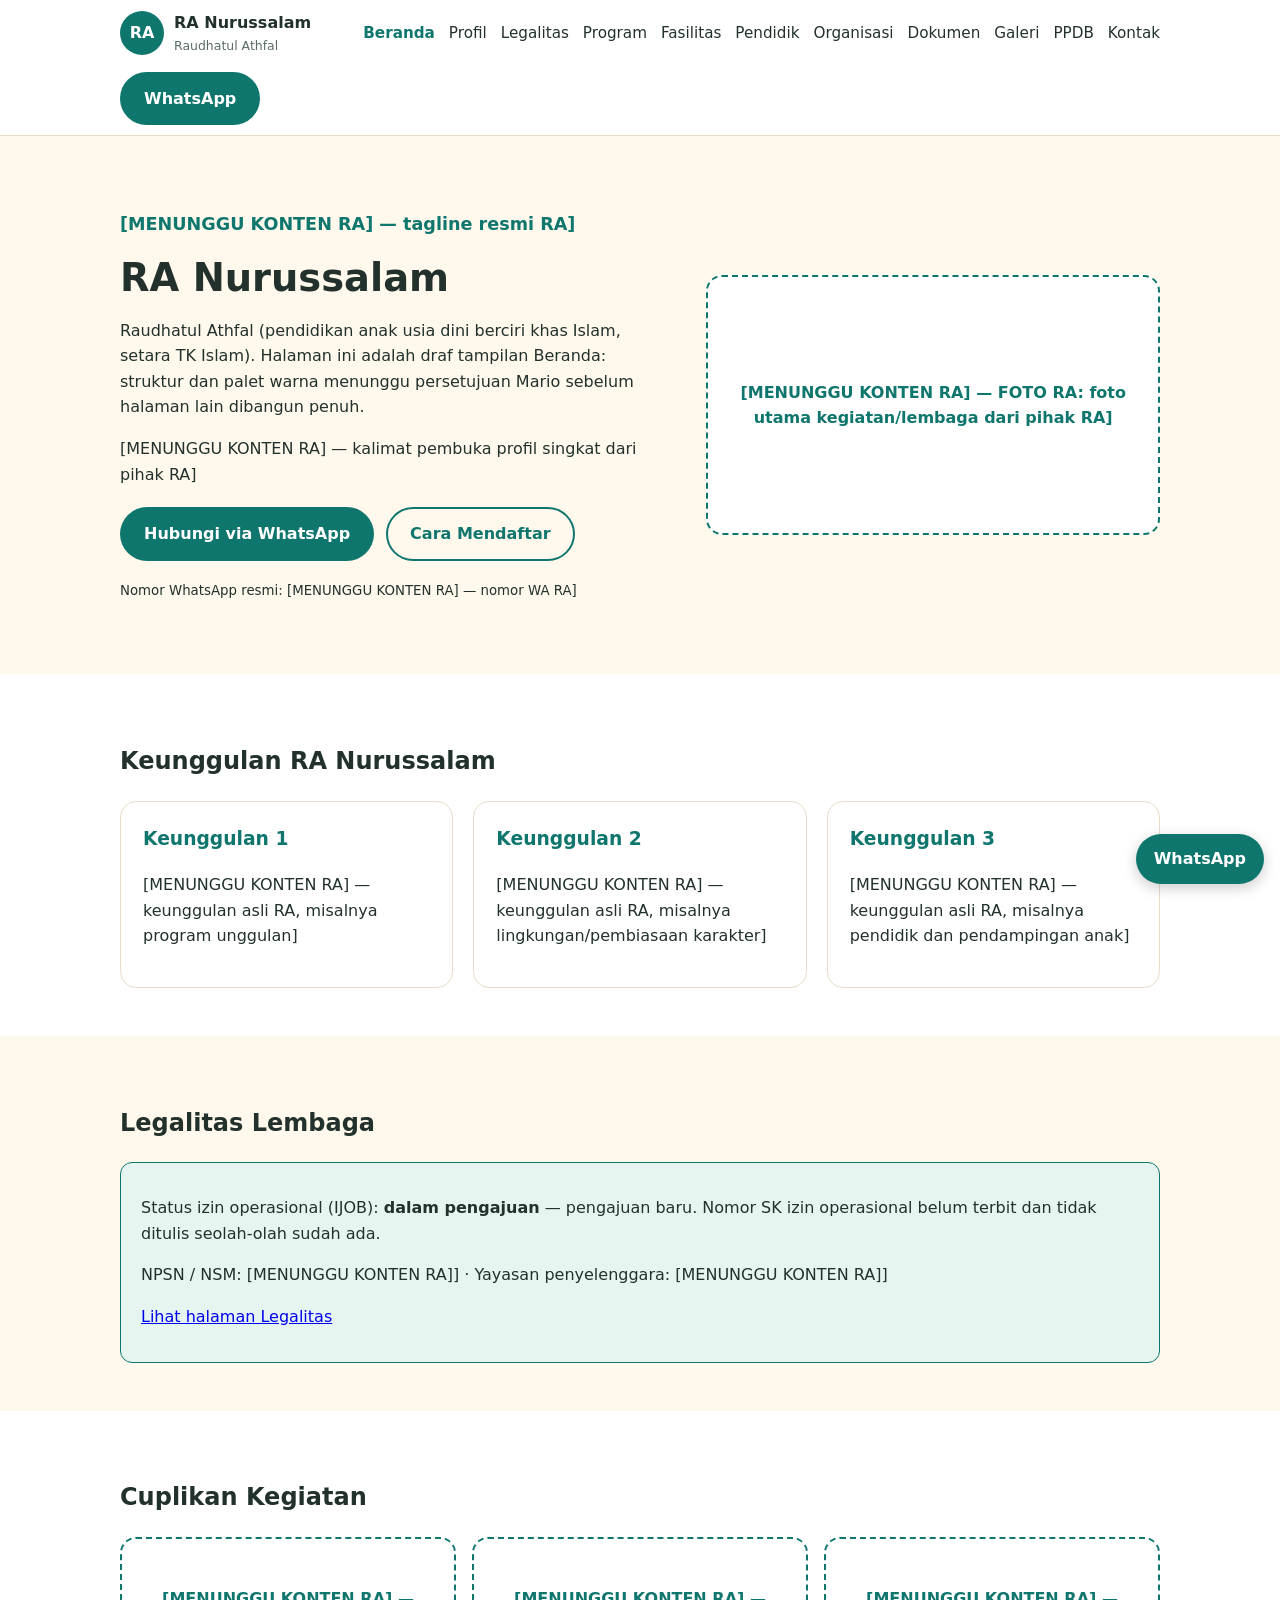
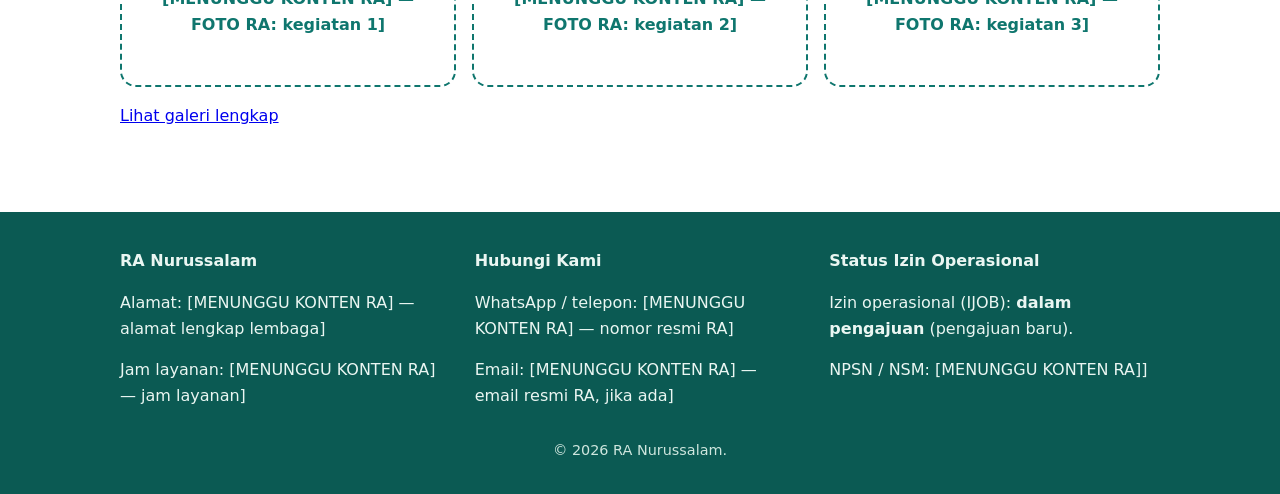
<file: index.html>
<!DOCTYPE html>
<html lang="id">
<head>
<meta charset="UTF-8">
<meta name="viewport" content="width=device-width, initial-scale=1.0">
<title>Beranda | RA Nurussalam</title>
<meta name="description" content="Website profil resmi RA Nurussalam (Raudhatul Athfal): profil lembaga, program, PPDB, dan kontak. Pendukung berkas izin operasional (IJOB).">
<link rel="stylesheet" href="assets/css/style.css">
</head>
<body>
<header class="site-header">
  <div class="container header-inner">
    <a class="brand" href="index.html">
      <span class="brand-mark" aria-hidden="true">RA</span>
      <span class="brand-text">RA Nurussalam<small>Raudhatul Athfal</small></span>
    </a>
    <button class="nav-toggle" type="button" aria-expanded="false" aria-controls="site-nav">Menu</button>
    <nav class="site-nav" id="site-nav" aria-label="Navigasi utama">
        <a href="index.html" aria-current="page">Beranda</a>
        <a href="profil.html">Profil</a>
        <a href="legalitas.html">Legalitas</a>
        <a href="program.html">Program</a>
        <a href="fasilitas.html">Fasilitas</a>
        <a href="pendidik.html">Pendidik</a>
        <a href="organisasi.html">Organisasi</a>
        <a href="dokumen.html">Dokumen</a>
        <a href="galeri.html">Galeri</a>
        <a href="ppdb.html">PPDB</a>
        <a href="kontak.html">Kontak</a>
    </nav>
    <a class="btn btn-wa header-wa" href="kontak.html">WhatsApp</a>
  </div>
</header>
<main>
  <section class="hero">
    <div class="container hero-grid">
      <div>
        <p class="tagline">[MENUNGGU KONTEN RA] — tagline resmi RA]</p>
        <h1>RA Nurussalam</h1>
        <p>Raudhatul Athfal (pendidikan anak usia dini berciri khas Islam, setara TK Islam). Halaman ini adalah draf tampilan Beranda: struktur dan palet warna menunggu persetujuan Mario sebelum halaman lain dibangun penuh.</p>
        <p>[MENUNGGU KONTEN RA] — kalimat pembuka profil singkat dari pihak RA]</p>
        <div class="hero-actions">
          <a class="btn btn-wa" href="kontak.html">Hubungi via WhatsApp</a>
          <a class="btn btn-outline" href="ppdb.html">Cara Mendaftar</a>
        </div>
        <p><small>Nomor WhatsApp resmi: [MENUNGGU KONTEN RA] — nomor WA RA]</small></p>
      </div>
      <div class="photo-placeholder">[MENUNGGU KONTEN RA] — FOTO RA: foto utama kegiatan/lembaga dari pihak RA]</div>
    </div>
  </section>
  <section class="section">
    <div class="container">
      <h2>Keunggulan RA Nurussalam</h2>
      <div class="cards">
        <article class="card"><h3>Keunggulan 1</h3><p>[MENUNGGU KONTEN RA] — keunggulan asli RA, misalnya program unggulan]</p></article>
        <article class="card"><h3>Keunggulan 2</h3><p>[MENUNGGU KONTEN RA] — keunggulan asli RA, misalnya lingkungan/pembiasaan karakter]</p></article>
        <article class="card"><h3>Keunggulan 3</h3><p>[MENUNGGU KONTEN RA] — keunggulan asli RA, misalnya pendidik dan pendampingan anak]</p></article>
      </div>
    </div>
  </section>
  <section class="section alt">
    <div class="container">
      <h2>Legalitas Lembaga</h2>
      <div class="legal-status">
        <p>Status izin operasional (IJOB): <strong>dalam pengajuan</strong> — pengajuan baru. Nomor SK izin operasional belum terbit dan tidak ditulis seolah-olah sudah ada.</p>
        <p>NPSN / NSM: [MENUNGGU KONTEN RA]] &middot; Yayasan penyelenggara: [MENUNGGU KONTEN RA]]</p>
        <p><a href="legalitas.html">Lihat halaman Legalitas</a></p>
      </div>
    </div>
  </section>
  <section class="section">
    <div class="container">
      <h2>Cuplikan Kegiatan</h2>
      <div class="gallery-grid">
        <div class="photo-placeholder">[MENUNGGU KONTEN RA] — FOTO RA: kegiatan 1]</div>
        <div class="photo-placeholder">[MENUNGGU KONTEN RA] — FOTO RA: kegiatan 2]</div>
        <div class="photo-placeholder">[MENUNGGU KONTEN RA] — FOTO RA: kegiatan 3]</div>
      </div>
      <p><a href="galeri.html">Lihat galeri lengkap</a></p>
    </div>
  </section>
</main>
<footer class="site-footer">
  <div class="container footer-grid">
    <div>
      <p class="footer-brand">RA Nurussalam</p>
      <p>Alamat: [MENUNGGU KONTEN RA] — alamat lengkap lembaga]</p>
      <p>Jam layanan: [MENUNGGU KONTEN RA] — jam layanan]</p>
    </div>
    <div>
      <p class="footer-brand">Hubungi Kami</p>
      <p>WhatsApp / telepon: [MENUNGGU KONTEN RA] — nomor resmi RA]</p>
      <p>Email: [MENUNGGU KONTEN RA] — email resmi RA, jika ada]</p>
    </div>
    <div>
      <p class="footer-brand">Status Izin Operasional</p>
      <p>Izin operasional (IJOB): <strong>dalam pengajuan</strong> (pengajuan baru).</p>
      <p>NPSN / NSM: [MENUNGGU KONTEN RA]]</p>
    </div>
  </div>
  <p class="copyright">&copy; <span id="year">2026</span> RA Nurussalam.</p>
</footer>
<a class="wa-float" href="kontak.html" aria-label="Hubungi RA Nurussalam lewat WhatsApp">WhatsApp</a>
<script src="assets/js/main.js"></script>
</body>
</html>
</file>
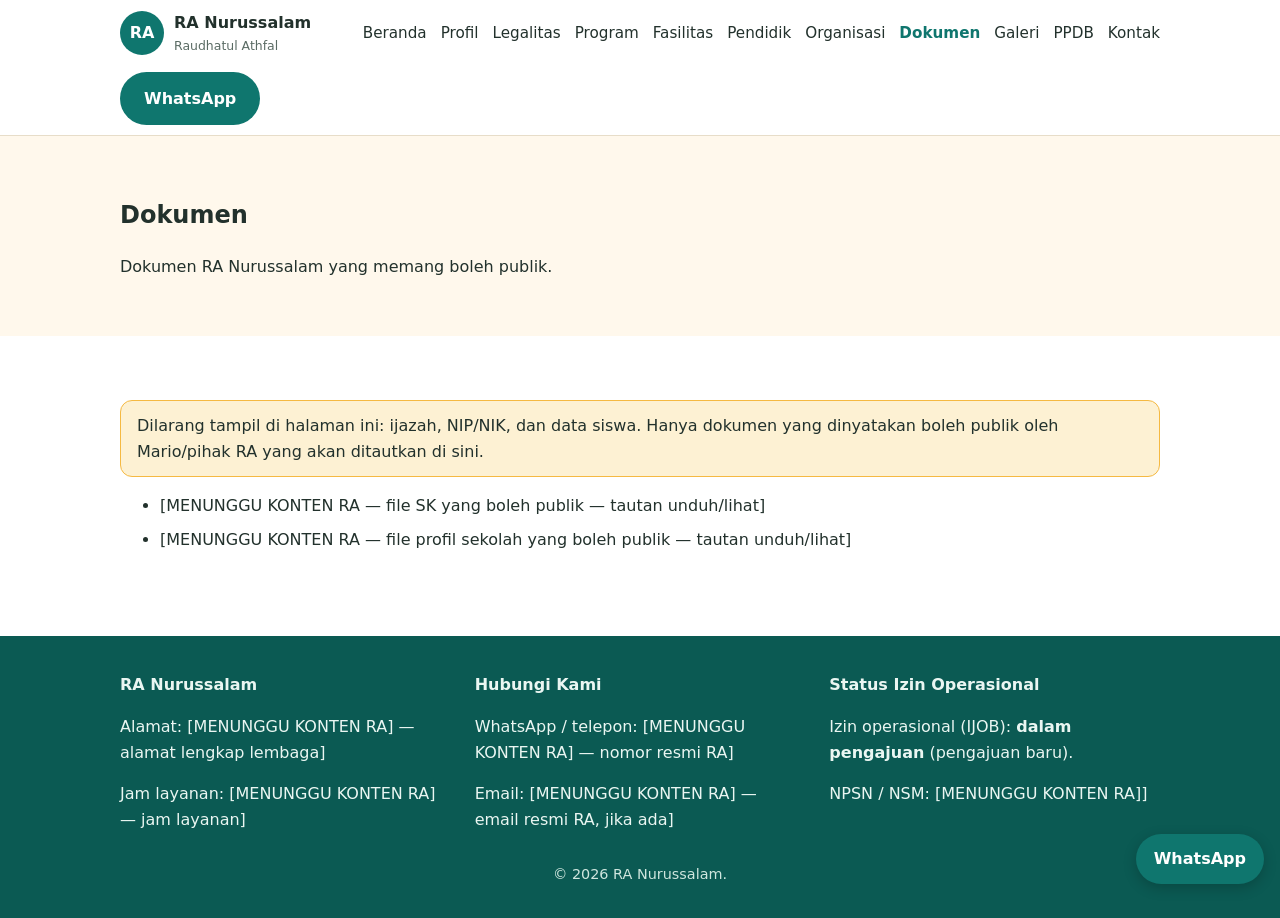
<file: dokumen.html>
<!DOCTYPE html>
<html lang="id">
<head>
<meta charset="UTF-8">
<meta name="viewport" content="width=device-width, initial-scale=1.0">
<title>Dokumen | RA Nurussalam</title>
<meta name="description" content="Dokumen publik RA Nurussalam yang boleh dilihat atau diunduh, misalnya SK dan profil sekolah.">
<link rel="stylesheet" href="assets/css/style.css">
</head>
<body>
<header class="site-header">
  <div class="container header-inner">
    <a class="brand" href="index.html">
      <span class="brand-mark" aria-hidden="true">RA</span>
      <span class="brand-text">RA Nurussalam<small>Raudhatul Athfal</small></span>
    </a>
    <button class="nav-toggle" type="button" aria-expanded="false" aria-controls="site-nav">Menu</button>
    <nav class="site-nav" id="site-nav" aria-label="Navigasi utama">
        <a href="index.html">Beranda</a>
        <a href="profil.html">Profil</a>
        <a href="legalitas.html">Legalitas</a>
        <a href="program.html">Program</a>
        <a href="fasilitas.html">Fasilitas</a>
        <a href="pendidik.html">Pendidik</a>
        <a href="organisasi.html">Organisasi</a>
        <a href="dokumen.html" aria-current="page">Dokumen</a>
        <a href="galeri.html">Galeri</a>
        <a href="ppdb.html">PPDB</a>
        <a href="kontak.html">Kontak</a>
    </nav>
    <a class="btn btn-wa header-wa" href="kontak.html">WhatsApp</a>
  </div>
</header>
<main>
  <section class="page-hero">
    <div class="container">
      <h1>Dokumen</h1>
      <p>Dokumen RA Nurussalam yang memang boleh publik.</p>
    </div>
  </section>
  <section class="section">
    <div class="container">
      <p class="waiting-note">Dilarang tampil di halaman ini: ijazah, NIP/NIK, dan data siswa. Hanya dokumen yang dinyatakan boleh publik oleh Mario/pihak RA yang akan ditautkan di sini.</p>
      <ul class="checklist">
        <li>[MENUNGGU KONTEN RA — file SK yang boleh publik — tautan unduh/lihat]</li>
        <li>[MENUNGGU KONTEN RA — file profil sekolah yang boleh publik — tautan unduh/lihat]</li>
      </ul>
    </div>
  </section>
</main>
<footer class="site-footer">
  <div class="container footer-grid">
    <div>
      <p class="footer-brand">RA Nurussalam</p>
      <p>Alamat: [MENUNGGU KONTEN RA] — alamat lengkap lembaga]</p>
      <p>Jam layanan: [MENUNGGU KONTEN RA] — jam layanan]</p>
    </div>
    <div>
      <p class="footer-brand">Hubungi Kami</p>
      <p>WhatsApp / telepon: [MENUNGGU KONTEN RA] — nomor resmi RA]</p>
      <p>Email: [MENUNGGU KONTEN RA] — email resmi RA, jika ada]</p>
    </div>
    <div>
      <p class="footer-brand">Status Izin Operasional</p>
      <p>Izin operasional (IJOB): <strong>dalam pengajuan</strong> (pengajuan baru).</p>
      <p>NPSN / NSM: [MENUNGGU KONTEN RA]]</p>
    </div>
  </div>
  <p class="copyright">&copy; <span id="year">2026</span> RA Nurussalam.</p>
</footer>
<a class="wa-float" href="kontak.html" aria-label="Hubungi RA Nurussalam lewat WhatsApp">WhatsApp</a>
<script src="assets/js/main.js"></script>
</body>
</html>
</file>
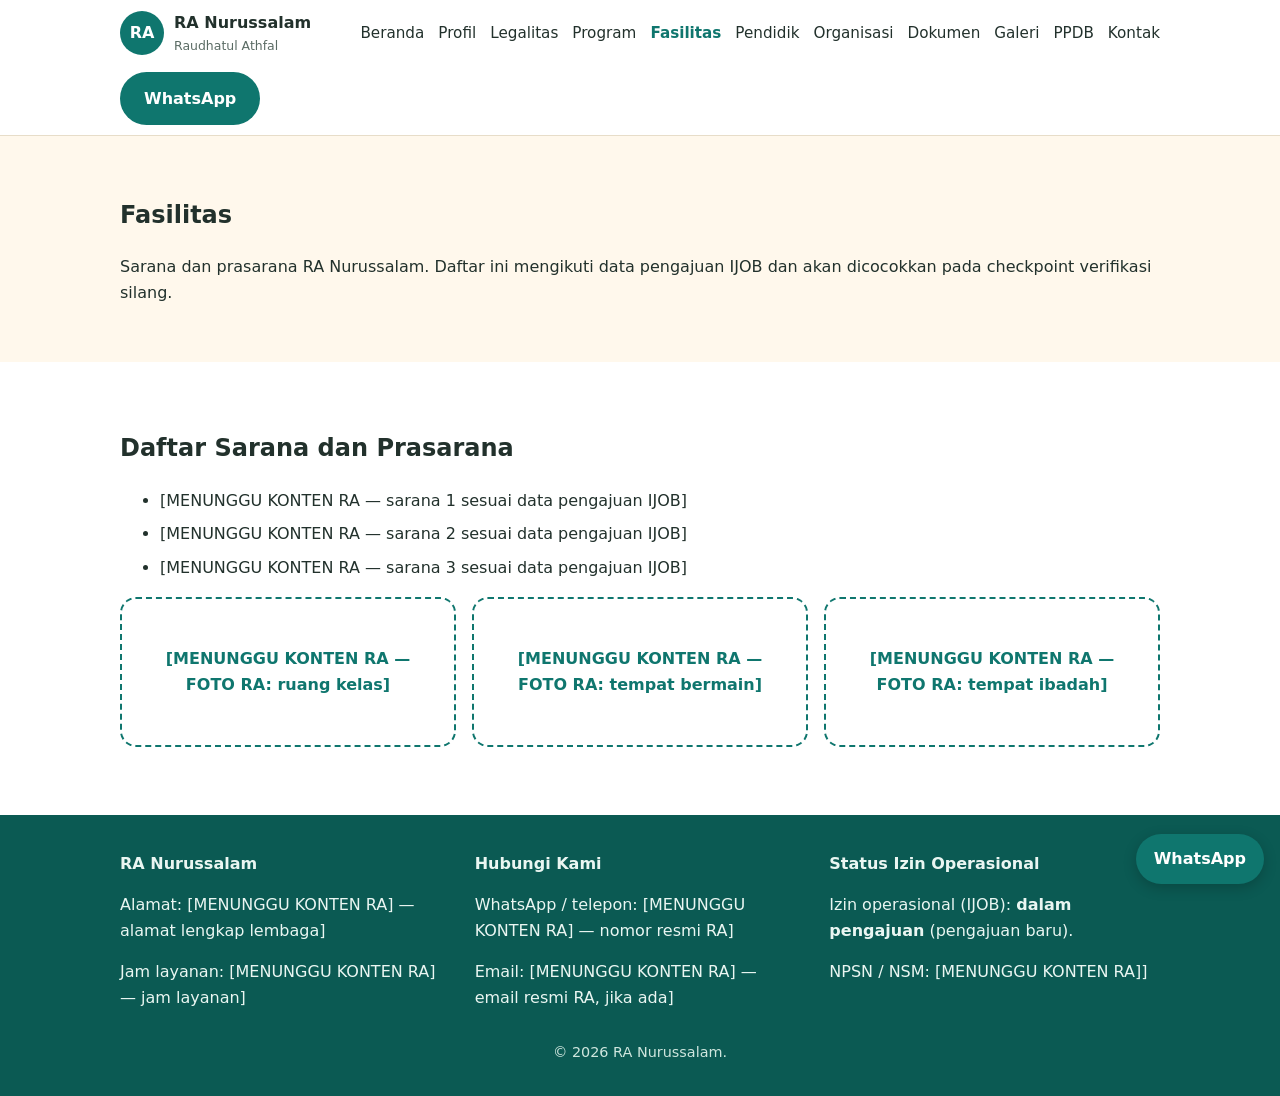
<file: fasilitas.html>
<!DOCTYPE html>
<html lang="id">
<head>
<meta charset="UTF-8">
<meta name="viewport" content="width=device-width, initial-scale=1.0">
<title>Fasilitas | RA Nurussalam</title>
<meta name="description" content="Fasilitas RA Nurussalam: daftar sarana dan prasarana beserta foto, mengikuti data pengajuan IJOB.">
<link rel="stylesheet" href="assets/css/style.css">
</head>
<body>
<header class="site-header">
  <div class="container header-inner">
    <a class="brand" href="index.html">
      <span class="brand-mark" aria-hidden="true">RA</span>
      <span class="brand-text">RA Nurussalam<small>Raudhatul Athfal</small></span>
    </a>
    <button class="nav-toggle" type="button" aria-expanded="false" aria-controls="site-nav">Menu</button>
    <nav class="site-nav" id="site-nav" aria-label="Navigasi utama">
        <a href="index.html">Beranda</a>
        <a href="profil.html">Profil</a>
        <a href="legalitas.html">Legalitas</a>
        <a href="program.html">Program</a>
        <a href="fasilitas.html" aria-current="page">Fasilitas</a>
        <a href="pendidik.html">Pendidik</a>
        <a href="organisasi.html">Organisasi</a>
        <a href="dokumen.html">Dokumen</a>
        <a href="galeri.html">Galeri</a>
        <a href="ppdb.html">PPDB</a>
        <a href="kontak.html">Kontak</a>
    </nav>
    <a class="btn btn-wa header-wa" href="kontak.html">WhatsApp</a>
  </div>
</header>
<main>
  <section class="page-hero">
    <div class="container">
      <h1>Fasilitas</h1>
      <p>Sarana dan prasarana RA Nurussalam. Daftar ini mengikuti data pengajuan IJOB dan akan dicocokkan pada checkpoint verifikasi silang.</p>
    </div>
  </section>
  <section class="section">
    <div class="container">
      <h2>Daftar Sarana dan Prasarana</h2>
      <ul class="checklist">
        <li>[MENUNGGU KONTEN RA — sarana 1 sesuai data pengajuan IJOB]</li>
        <li>[MENUNGGU KONTEN RA — sarana 2 sesuai data pengajuan IJOB]</li>
        <li>[MENUNGGU KONTEN RA — sarana 3 sesuai data pengajuan IJOB]</li>
      </ul>
      <div class="gallery-grid">
        <div class="photo-placeholder">[MENUNGGU KONTEN RA — FOTO RA: ruang kelas]</div>
        <div class="photo-placeholder">[MENUNGGU KONTEN RA — FOTO RA: tempat bermain]</div>
        <div class="photo-placeholder">[MENUNGGU KONTEN RA — FOTO RA: tempat ibadah]</div>
      </div>
    </div>
  </section>
</main>
<footer class="site-footer">
  <div class="container footer-grid">
    <div>
      <p class="footer-brand">RA Nurussalam</p>
      <p>Alamat: [MENUNGGU KONTEN RA] — alamat lengkap lembaga]</p>
      <p>Jam layanan: [MENUNGGU KONTEN RA] — jam layanan]</p>
    </div>
    <div>
      <p class="footer-brand">Hubungi Kami</p>
      <p>WhatsApp / telepon: [MENUNGGU KONTEN RA] — nomor resmi RA]</p>
      <p>Email: [MENUNGGU KONTEN RA] — email resmi RA, jika ada]</p>
    </div>
    <div>
      <p class="footer-brand">Status Izin Operasional</p>
      <p>Izin operasional (IJOB): <strong>dalam pengajuan</strong> (pengajuan baru).</p>
      <p>NPSN / NSM: [MENUNGGU KONTEN RA]]</p>
    </div>
  </div>
  <p class="copyright">&copy; <span id="year">2026</span> RA Nurussalam.</p>
</footer>
<a class="wa-float" href="kontak.html" aria-label="Hubungi RA Nurussalam lewat WhatsApp">WhatsApp</a>
<script src="assets/js/main.js"></script>
</body>
</html>
</file>
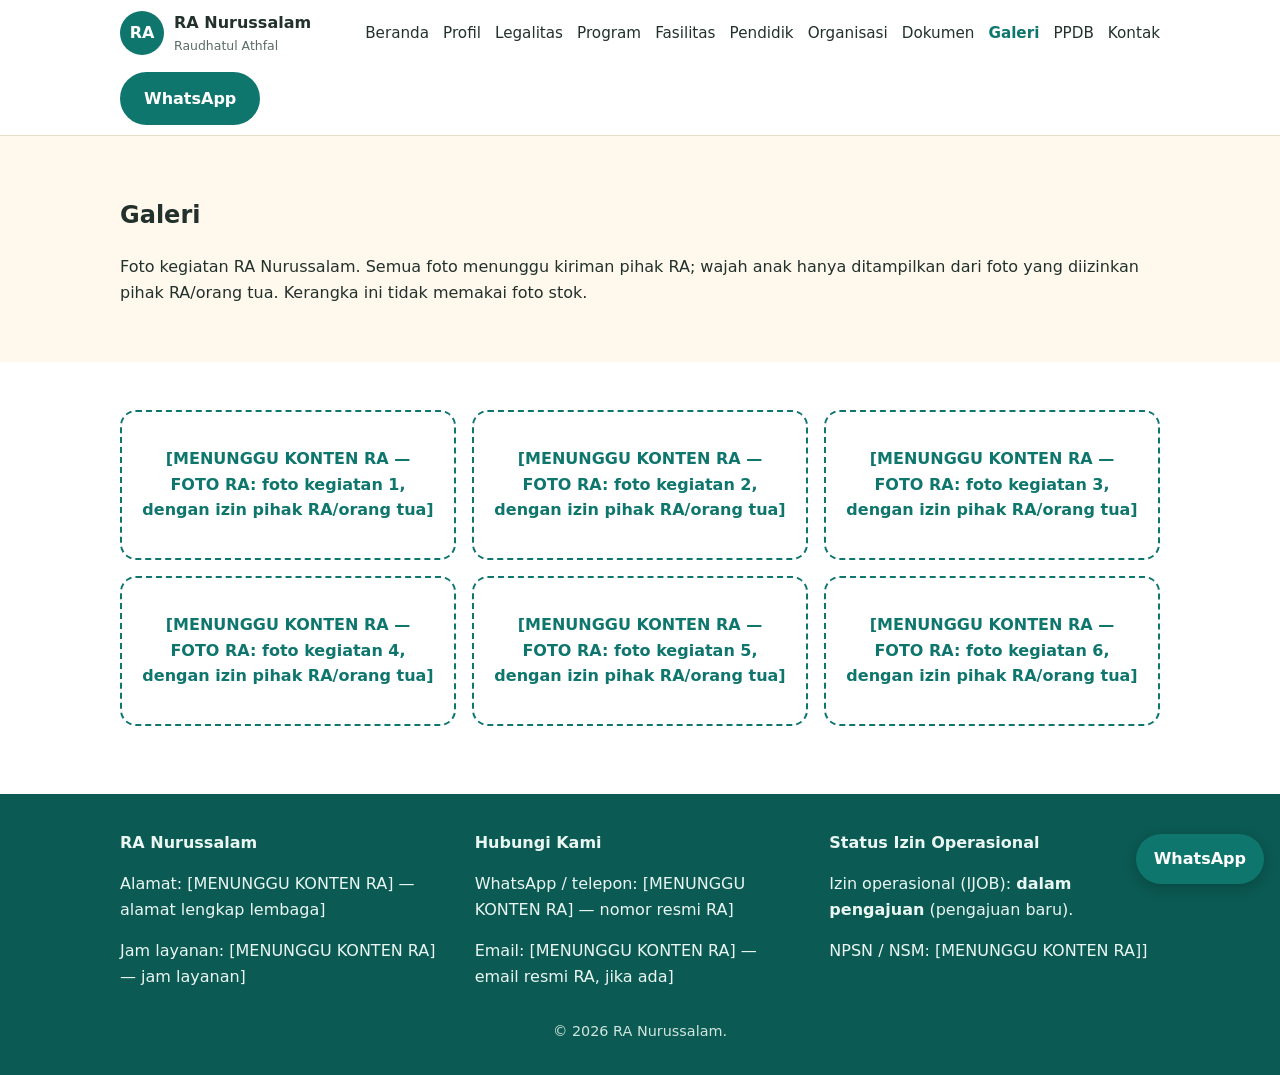
<file: galeri.html>
<!DOCTYPE html>
<html lang="id">
<head>
<meta charset="UTF-8">
<meta name="viewport" content="width=device-width, initial-scale=1.0">
<title>Galeri | RA Nurussalam</title>
<meta name="description" content="Galeri foto kegiatan RA Nurussalam. Wajah anak hanya dari foto yang diizinkan pihak RA/orang tua.">
<link rel="stylesheet" href="assets/css/style.css">
</head>
<body>
<header class="site-header">
  <div class="container header-inner">
    <a class="brand" href="index.html">
      <span class="brand-mark" aria-hidden="true">RA</span>
      <span class="brand-text">RA Nurussalam<small>Raudhatul Athfal</small></span>
    </a>
    <button class="nav-toggle" type="button" aria-expanded="false" aria-controls="site-nav">Menu</button>
    <nav class="site-nav" id="site-nav" aria-label="Navigasi utama">
        <a href="index.html">Beranda</a>
        <a href="profil.html">Profil</a>
        <a href="legalitas.html">Legalitas</a>
        <a href="program.html">Program</a>
        <a href="fasilitas.html">Fasilitas</a>
        <a href="pendidik.html">Pendidik</a>
        <a href="organisasi.html">Organisasi</a>
        <a href="dokumen.html">Dokumen</a>
        <a href="galeri.html" aria-current="page">Galeri</a>
        <a href="ppdb.html">PPDB</a>
        <a href="kontak.html">Kontak</a>
    </nav>
    <a class="btn btn-wa header-wa" href="kontak.html">WhatsApp</a>
  </div>
</header>
<main>
  <section class="page-hero">
    <div class="container">
      <h1>Galeri</h1>
      <p>Foto kegiatan RA Nurussalam. Semua foto menunggu kiriman pihak RA; wajah anak hanya ditampilkan dari foto yang diizinkan pihak RA/orang tua. Kerangka ini tidak memakai foto stok.</p>
    </div>
  </section>
  <section class="section">
    <div class="container">
      <div class="gallery-grid">
        <div class="photo-placeholder">[MENUNGGU KONTEN RA — FOTO RA: foto kegiatan 1, dengan izin pihak RA/orang tua]</div>
        <div class="photo-placeholder">[MENUNGGU KONTEN RA — FOTO RA: foto kegiatan 2, dengan izin pihak RA/orang tua]</div>
        <div class="photo-placeholder">[MENUNGGU KONTEN RA — FOTO RA: foto kegiatan 3, dengan izin pihak RA/orang tua]</div>
        <div class="photo-placeholder">[MENUNGGU KONTEN RA — FOTO RA: foto kegiatan 4, dengan izin pihak RA/orang tua]</div>
        <div class="photo-placeholder">[MENUNGGU KONTEN RA — FOTO RA: foto kegiatan 5, dengan izin pihak RA/orang tua]</div>
        <div class="photo-placeholder">[MENUNGGU KONTEN RA — FOTO RA: foto kegiatan 6, dengan izin pihak RA/orang tua]</div>
      </div>
    </div>
  </section>
</main>
<footer class="site-footer">
  <div class="container footer-grid">
    <div>
      <p class="footer-brand">RA Nurussalam</p>
      <p>Alamat: [MENUNGGU KONTEN RA] — alamat lengkap lembaga]</p>
      <p>Jam layanan: [MENUNGGU KONTEN RA] — jam layanan]</p>
    </div>
    <div>
      <p class="footer-brand">Hubungi Kami</p>
      <p>WhatsApp / telepon: [MENUNGGU KONTEN RA] — nomor resmi RA]</p>
      <p>Email: [MENUNGGU KONTEN RA] — email resmi RA, jika ada]</p>
    </div>
    <div>
      <p class="footer-brand">Status Izin Operasional</p>
      <p>Izin operasional (IJOB): <strong>dalam pengajuan</strong> (pengajuan baru).</p>
      <p>NPSN / NSM: [MENUNGGU KONTEN RA]]</p>
    </div>
  </div>
  <p class="copyright">&copy; <span id="year">2026</span> RA Nurussalam.</p>
</footer>
<a class="wa-float" href="kontak.html" aria-label="Hubungi RA Nurussalam lewat WhatsApp">WhatsApp</a>
<script src="assets/js/main.js"></script>
</body>
</html>
</file>
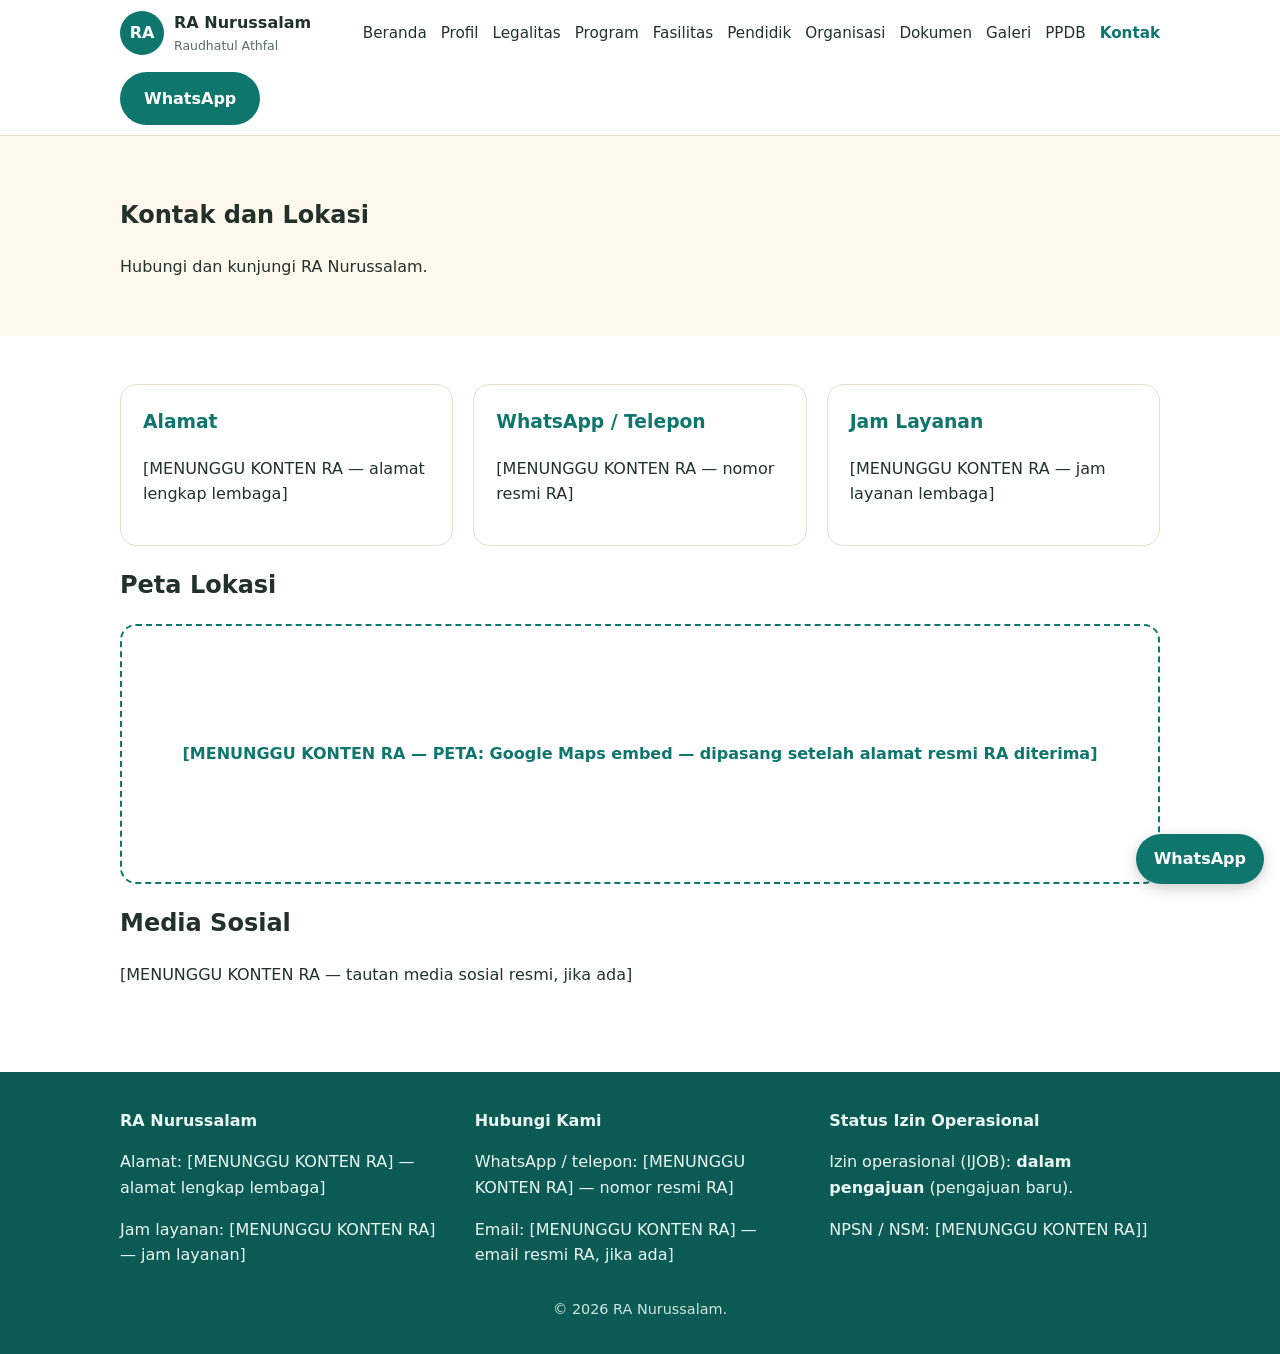
<file: kontak.html>
<!DOCTYPE html>
<html lang="id">
<head>
<meta charset="UTF-8">
<meta name="viewport" content="width=device-width, initial-scale=1.0">
<title>Kontak dan Lokasi | RA Nurussalam</title>
<meta name="description" content="Kontak dan lokasi RA Nurussalam: alamat lengkap, peta, nomor WhatsApp/telepon, jam layanan, dan media sosial resmi.">
<link rel="stylesheet" href="assets/css/style.css">
</head>
<body>
<header class="site-header">
  <div class="container header-inner">
    <a class="brand" href="index.html">
      <span class="brand-mark" aria-hidden="true">RA</span>
      <span class="brand-text">RA Nurussalam<small>Raudhatul Athfal</small></span>
    </a>
    <button class="nav-toggle" type="button" aria-expanded="false" aria-controls="site-nav">Menu</button>
    <nav class="site-nav" id="site-nav" aria-label="Navigasi utama">
        <a href="index.html">Beranda</a>
        <a href="profil.html">Profil</a>
        <a href="legalitas.html">Legalitas</a>
        <a href="program.html">Program</a>
        <a href="fasilitas.html">Fasilitas</a>
        <a href="pendidik.html">Pendidik</a>
        <a href="organisasi.html">Organisasi</a>
        <a href="dokumen.html">Dokumen</a>
        <a href="galeri.html">Galeri</a>
        <a href="ppdb.html">PPDB</a>
        <a href="kontak.html" aria-current="page">Kontak</a>
    </nav>
    <a class="btn btn-wa header-wa" href="kontak.html">WhatsApp</a>
  </div>
</header>
<main>
  <section class="page-hero">
    <div class="container">
      <h1>Kontak dan Lokasi</h1>
      <p>Hubungi dan kunjungi RA Nurussalam.</p>
    </div>
  </section>
  <section class="section">
    <div class="container">
      <div class="cards">
        <article class="card"><h3>Alamat</h3><p>[MENUNGGU KONTEN RA — alamat lengkap lembaga]</p></article>
        <article class="card"><h3>WhatsApp / Telepon</h3><p>[MENUNGGU KONTEN RA — nomor resmi RA]</p></article>
        <article class="card"><h3>Jam Layanan</h3><p>[MENUNGGU KONTEN RA — jam layanan lembaga]</p></article>
      </div>
      <h2>Peta Lokasi</h2>
      <div class="photo-placeholder">[MENUNGGU KONTEN RA — PETA: Google Maps embed — dipasang setelah alamat resmi RA diterima]</div>
      <h2>Media Sosial</h2>
      <p>[MENUNGGU KONTEN RA — tautan media sosial resmi, jika ada]</p>
    </div>
  </section>
</main>
<footer class="site-footer">
  <div class="container footer-grid">
    <div>
      <p class="footer-brand">RA Nurussalam</p>
      <p>Alamat: [MENUNGGU KONTEN RA] — alamat lengkap lembaga]</p>
      <p>Jam layanan: [MENUNGGU KONTEN RA] — jam layanan]</p>
    </div>
    <div>
      <p class="footer-brand">Hubungi Kami</p>
      <p>WhatsApp / telepon: [MENUNGGU KONTEN RA] — nomor resmi RA]</p>
      <p>Email: [MENUNGGU KONTEN RA] — email resmi RA, jika ada]</p>
    </div>
    <div>
      <p class="footer-brand">Status Izin Operasional</p>
      <p>Izin operasional (IJOB): <strong>dalam pengajuan</strong> (pengajuan baru).</p>
      <p>NPSN / NSM: [MENUNGGU KONTEN RA]]</p>
    </div>
  </div>
  <p class="copyright">&copy; <span id="year">2026</span> RA Nurussalam.</p>
</footer>
<a class="wa-float" href="kontak.html" aria-label="Hubungi RA Nurussalam lewat WhatsApp">WhatsApp</a>
<script src="assets/js/main.js"></script>
</body>
</html>
</file>
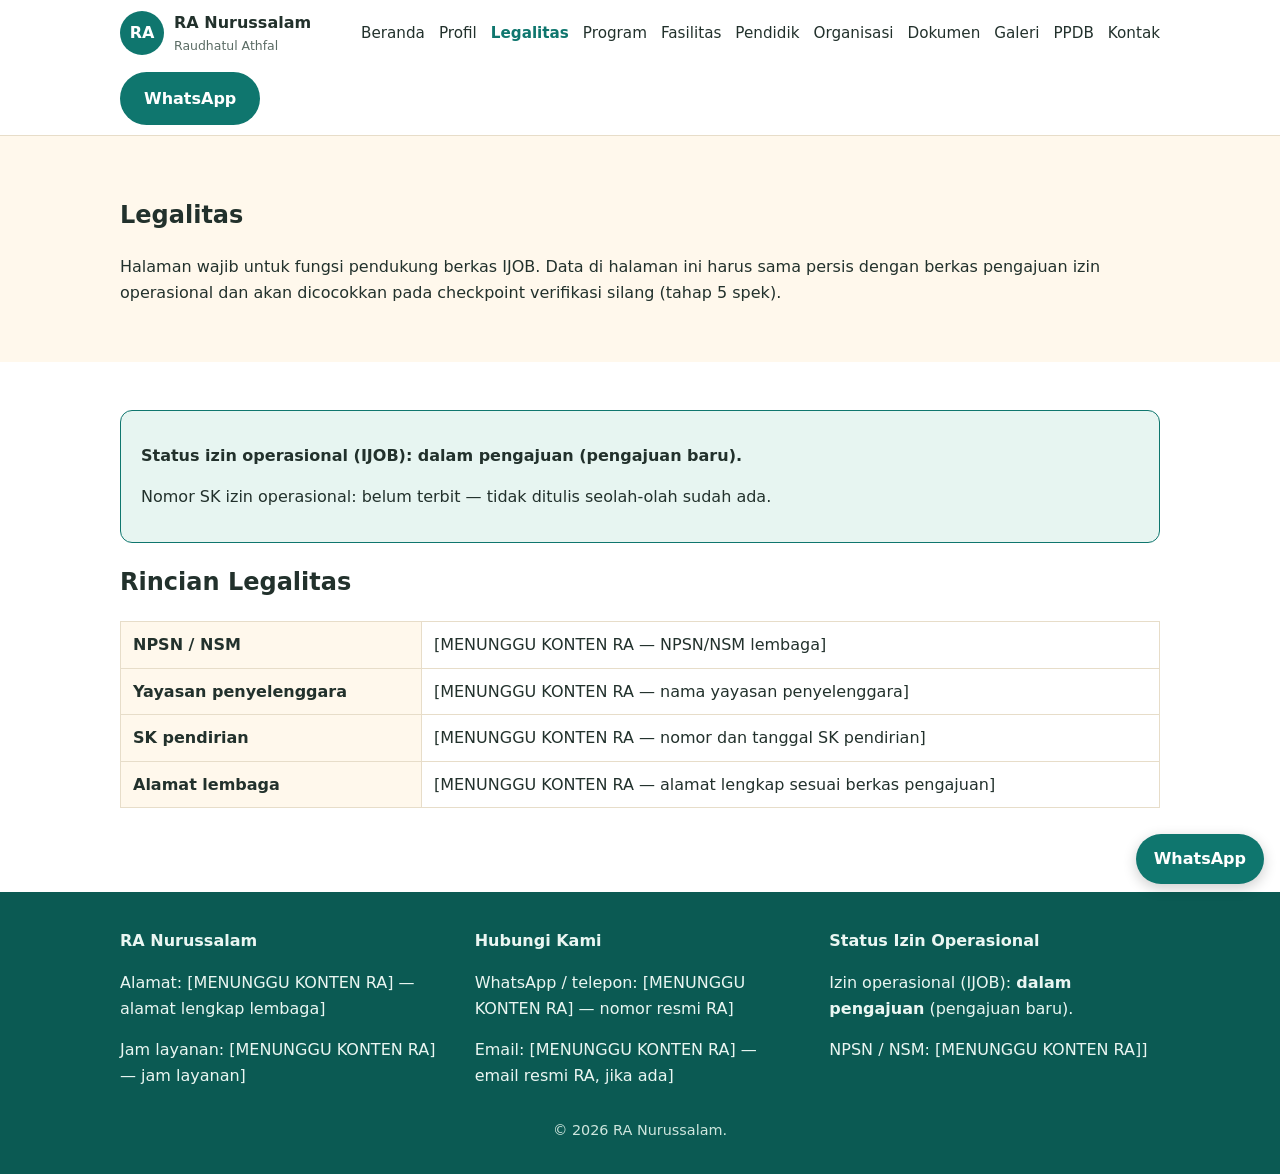
<file: legalitas.html>
<!DOCTYPE html>
<html lang="id">
<head>
<meta charset="UTF-8">
<meta name="viewport" content="width=device-width, initial-scale=1.0">
<title>Legalitas | RA Nurussalam</title>
<meta name="description" content="Legalitas RA Nurussalam untuk pendukung berkas izin operasional (IJOB): status izin, NPSN/NSM, yayasan penyelenggara, SK pendirian.">
<link rel="stylesheet" href="assets/css/style.css">
</head>
<body>
<header class="site-header">
  <div class="container header-inner">
    <a class="brand" href="index.html">
      <span class="brand-mark" aria-hidden="true">RA</span>
      <span class="brand-text">RA Nurussalam<small>Raudhatul Athfal</small></span>
    </a>
    <button class="nav-toggle" type="button" aria-expanded="false" aria-controls="site-nav">Menu</button>
    <nav class="site-nav" id="site-nav" aria-label="Navigasi utama">
        <a href="index.html">Beranda</a>
        <a href="profil.html">Profil</a>
        <a href="legalitas.html" aria-current="page">Legalitas</a>
        <a href="program.html">Program</a>
        <a href="fasilitas.html">Fasilitas</a>
        <a href="pendidik.html">Pendidik</a>
        <a href="organisasi.html">Organisasi</a>
        <a href="dokumen.html">Dokumen</a>
        <a href="galeri.html">Galeri</a>
        <a href="ppdb.html">PPDB</a>
        <a href="kontak.html">Kontak</a>
    </nav>
    <a class="btn btn-wa header-wa" href="kontak.html">WhatsApp</a>
  </div>
</header>
<main>
  <section class="page-hero">
    <div class="container">
      <h1>Legalitas</h1>
      <p>Halaman wajib untuk fungsi pendukung berkas IJOB. Data di halaman ini harus sama persis dengan berkas pengajuan izin operasional dan akan dicocokkan pada checkpoint verifikasi silang (tahap 5 spek).</p>
    </div>
  </section>
  <section class="section">
    <div class="container">
      <div class="legal-status">
        <p><strong>Status izin operasional (IJOB): dalam pengajuan (pengajuan baru).</strong></p>
        <p>Nomor SK izin operasional: belum terbit — tidak ditulis seolah-olah sudah ada.</p>
      </div>
      <h2>Rincian Legalitas</h2>
      <table class="data-table">
        <tr><th scope="row">NPSN / NSM</th><td>[MENUNGGU KONTEN RA — NPSN/NSM lembaga]</td></tr>
        <tr><th scope="row">Yayasan penyelenggara</th><td>[MENUNGGU KONTEN RA — nama yayasan penyelenggara]</td></tr>
        <tr><th scope="row">SK pendirian</th><td>[MENUNGGU KONTEN RA — nomor dan tanggal SK pendirian]</td></tr>
        <tr><th scope="row">Alamat lembaga</th><td>[MENUNGGU KONTEN RA — alamat lengkap sesuai berkas pengajuan]</td></tr>
      </table>
    </div>
  </section>
</main>
<footer class="site-footer">
  <div class="container footer-grid">
    <div>
      <p class="footer-brand">RA Nurussalam</p>
      <p>Alamat: [MENUNGGU KONTEN RA] — alamat lengkap lembaga]</p>
      <p>Jam layanan: [MENUNGGU KONTEN RA] — jam layanan]</p>
    </div>
    <div>
      <p class="footer-brand">Hubungi Kami</p>
      <p>WhatsApp / telepon: [MENUNGGU KONTEN RA] — nomor resmi RA]</p>
      <p>Email: [MENUNGGU KONTEN RA] — email resmi RA, jika ada]</p>
    </div>
    <div>
      <p class="footer-brand">Status Izin Operasional</p>
      <p>Izin operasional (IJOB): <strong>dalam pengajuan</strong> (pengajuan baru).</p>
      <p>NPSN / NSM: [MENUNGGU KONTEN RA]]</p>
    </div>
  </div>
  <p class="copyright">&copy; <span id="year">2026</span> RA Nurussalam.</p>
</footer>
<a class="wa-float" href="kontak.html" aria-label="Hubungi RA Nurussalam lewat WhatsApp">WhatsApp</a>
<script src="assets/js/main.js"></script>
</body>
</html>
</file>
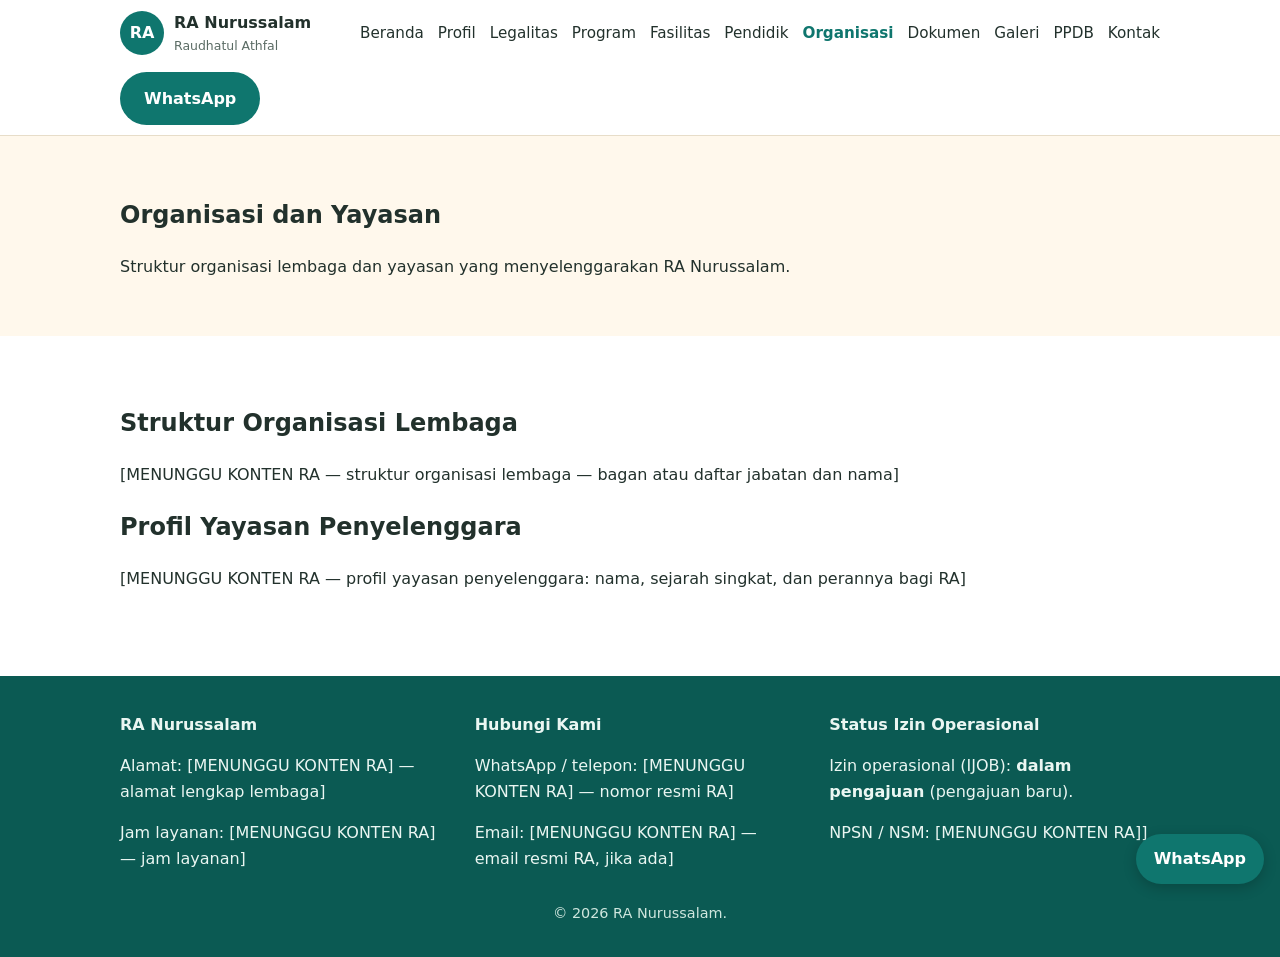
<file: organisasi.html>
<!DOCTYPE html>
<html lang="id">
<head>
<meta charset="UTF-8">
<meta name="viewport" content="width=device-width, initial-scale=1.0">
<title>Organisasi dan Yayasan | RA Nurussalam</title>
<meta name="description" content="Struktur organisasi RA Nurussalam dan profil yayasan penyelenggara.">
<link rel="stylesheet" href="assets/css/style.css">
</head>
<body>
<header class="site-header">
  <div class="container header-inner">
    <a class="brand" href="index.html">
      <span class="brand-mark" aria-hidden="true">RA</span>
      <span class="brand-text">RA Nurussalam<small>Raudhatul Athfal</small></span>
    </a>
    <button class="nav-toggle" type="button" aria-expanded="false" aria-controls="site-nav">Menu</button>
    <nav class="site-nav" id="site-nav" aria-label="Navigasi utama">
        <a href="index.html">Beranda</a>
        <a href="profil.html">Profil</a>
        <a href="legalitas.html">Legalitas</a>
        <a href="program.html">Program</a>
        <a href="fasilitas.html">Fasilitas</a>
        <a href="pendidik.html">Pendidik</a>
        <a href="organisasi.html" aria-current="page">Organisasi</a>
        <a href="dokumen.html">Dokumen</a>
        <a href="galeri.html">Galeri</a>
        <a href="ppdb.html">PPDB</a>
        <a href="kontak.html">Kontak</a>
    </nav>
    <a class="btn btn-wa header-wa" href="kontak.html">WhatsApp</a>
  </div>
</header>
<main>
  <section class="page-hero">
    <div class="container">
      <h1>Organisasi dan Yayasan</h1>
      <p>Struktur organisasi lembaga dan yayasan yang menyelenggarakan RA Nurussalam.</p>
    </div>
  </section>
  <section class="section">
    <div class="container">
      <h2>Struktur Organisasi Lembaga</h2>
      <p>[MENUNGGU KONTEN RA — struktur organisasi lembaga — bagan atau daftar jabatan dan nama]</p>
      <h2>Profil Yayasan Penyelenggara</h2>
      <p>[MENUNGGU KONTEN RA — profil yayasan penyelenggara: nama, sejarah singkat, dan perannya bagi RA]</p>
    </div>
  </section>
</main>
<footer class="site-footer">
  <div class="container footer-grid">
    <div>
      <p class="footer-brand">RA Nurussalam</p>
      <p>Alamat: [MENUNGGU KONTEN RA] — alamat lengkap lembaga]</p>
      <p>Jam layanan: [MENUNGGU KONTEN RA] — jam layanan]</p>
    </div>
    <div>
      <p class="footer-brand">Hubungi Kami</p>
      <p>WhatsApp / telepon: [MENUNGGU KONTEN RA] — nomor resmi RA]</p>
      <p>Email: [MENUNGGU KONTEN RA] — email resmi RA, jika ada]</p>
    </div>
    <div>
      <p class="footer-brand">Status Izin Operasional</p>
      <p>Izin operasional (IJOB): <strong>dalam pengajuan</strong> (pengajuan baru).</p>
      <p>NPSN / NSM: [MENUNGGU KONTEN RA]]</p>
    </div>
  </div>
  <p class="copyright">&copy; <span id="year">2026</span> RA Nurussalam.</p>
</footer>
<a class="wa-float" href="kontak.html" aria-label="Hubungi RA Nurussalam lewat WhatsApp">WhatsApp</a>
<script src="assets/js/main.js"></script>
</body>
</html>
</file>
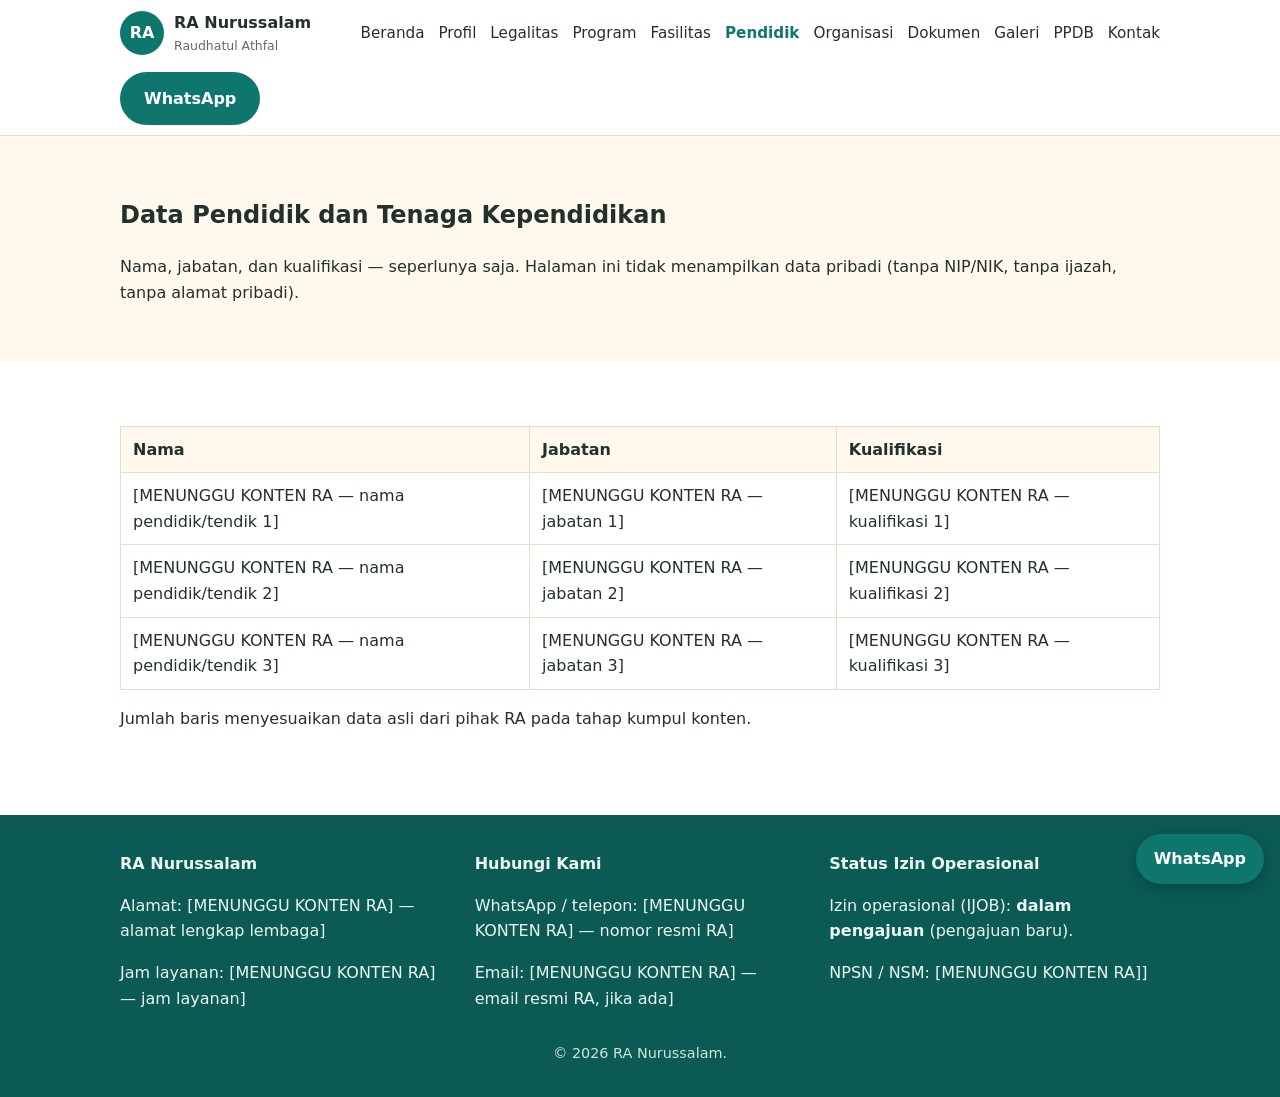
<file: pendidik.html>
<!DOCTYPE html>
<html lang="id">
<head>
<meta charset="UTF-8">
<meta name="viewport" content="width=device-width, initial-scale=1.0">
<title>Data Pendidik dan Tenaga Kependidikan | RA Nurussalam</title>
<meta name="description" content="Data pendidik dan tenaga kependidikan RA Nurussalam: nama, jabatan, dan kualifikasi seperlunya, tanpa data pribadi.">
<link rel="stylesheet" href="assets/css/style.css">
</head>
<body>
<header class="site-header">
  <div class="container header-inner">
    <a class="brand" href="index.html">
      <span class="brand-mark" aria-hidden="true">RA</span>
      <span class="brand-text">RA Nurussalam<small>Raudhatul Athfal</small></span>
    </a>
    <button class="nav-toggle" type="button" aria-expanded="false" aria-controls="site-nav">Menu</button>
    <nav class="site-nav" id="site-nav" aria-label="Navigasi utama">
        <a href="index.html">Beranda</a>
        <a href="profil.html">Profil</a>
        <a href="legalitas.html">Legalitas</a>
        <a href="program.html">Program</a>
        <a href="fasilitas.html">Fasilitas</a>
        <a href="pendidik.html" aria-current="page">Pendidik</a>
        <a href="organisasi.html">Organisasi</a>
        <a href="dokumen.html">Dokumen</a>
        <a href="galeri.html">Galeri</a>
        <a href="ppdb.html">PPDB</a>
        <a href="kontak.html">Kontak</a>
    </nav>
    <a class="btn btn-wa header-wa" href="kontak.html">WhatsApp</a>
  </div>
</header>
<main>
  <section class="page-hero">
    <div class="container">
      <h1>Data Pendidik dan Tenaga Kependidikan</h1>
      <p>Nama, jabatan, dan kualifikasi — seperlunya saja. Halaman ini tidak menampilkan data pribadi (tanpa NIP/NIK, tanpa ijazah, tanpa alamat pribadi).</p>
    </div>
  </section>
  <section class="section">
    <div class="container">
      <table class="data-table">
        <tr><th>Nama</th><th>Jabatan</th><th>Kualifikasi</th></tr>
        <tr><td>[MENUNGGU KONTEN RA — nama pendidik/tendik 1]</td><td>[MENUNGGU KONTEN RA — jabatan 1]</td><td>[MENUNGGU KONTEN RA — kualifikasi 1]</td></tr>
        <tr><td>[MENUNGGU KONTEN RA — nama pendidik/tendik 2]</td><td>[MENUNGGU KONTEN RA — jabatan 2]</td><td>[MENUNGGU KONTEN RA — kualifikasi 2]</td></tr>
        <tr><td>[MENUNGGU KONTEN RA — nama pendidik/tendik 3]</td><td>[MENUNGGU KONTEN RA — jabatan 3]</td><td>[MENUNGGU KONTEN RA — kualifikasi 3]</td></tr>
      </table>
      <p>Jumlah baris menyesuaikan data asli dari pihak RA pada tahap kumpul konten.</p>
    </div>
  </section>
</main>
<footer class="site-footer">
  <div class="container footer-grid">
    <div>
      <p class="footer-brand">RA Nurussalam</p>
      <p>Alamat: [MENUNGGU KONTEN RA] — alamat lengkap lembaga]</p>
      <p>Jam layanan: [MENUNGGU KONTEN RA] — jam layanan]</p>
    </div>
    <div>
      <p class="footer-brand">Hubungi Kami</p>
      <p>WhatsApp / telepon: [MENUNGGU KONTEN RA] — nomor resmi RA]</p>
      <p>Email: [MENUNGGU KONTEN RA] — email resmi RA, jika ada]</p>
    </div>
    <div>
      <p class="footer-brand">Status Izin Operasional</p>
      <p>Izin operasional (IJOB): <strong>dalam pengajuan</strong> (pengajuan baru).</p>
      <p>NPSN / NSM: [MENUNGGU KONTEN RA]]</p>
    </div>
  </div>
  <p class="copyright">&copy; <span id="year">2026</span> RA Nurussalam.</p>
</footer>
<a class="wa-float" href="kontak.html" aria-label="Hubungi RA Nurussalam lewat WhatsApp">WhatsApp</a>
<script src="assets/js/main.js"></script>
</body>
</html>
</file>
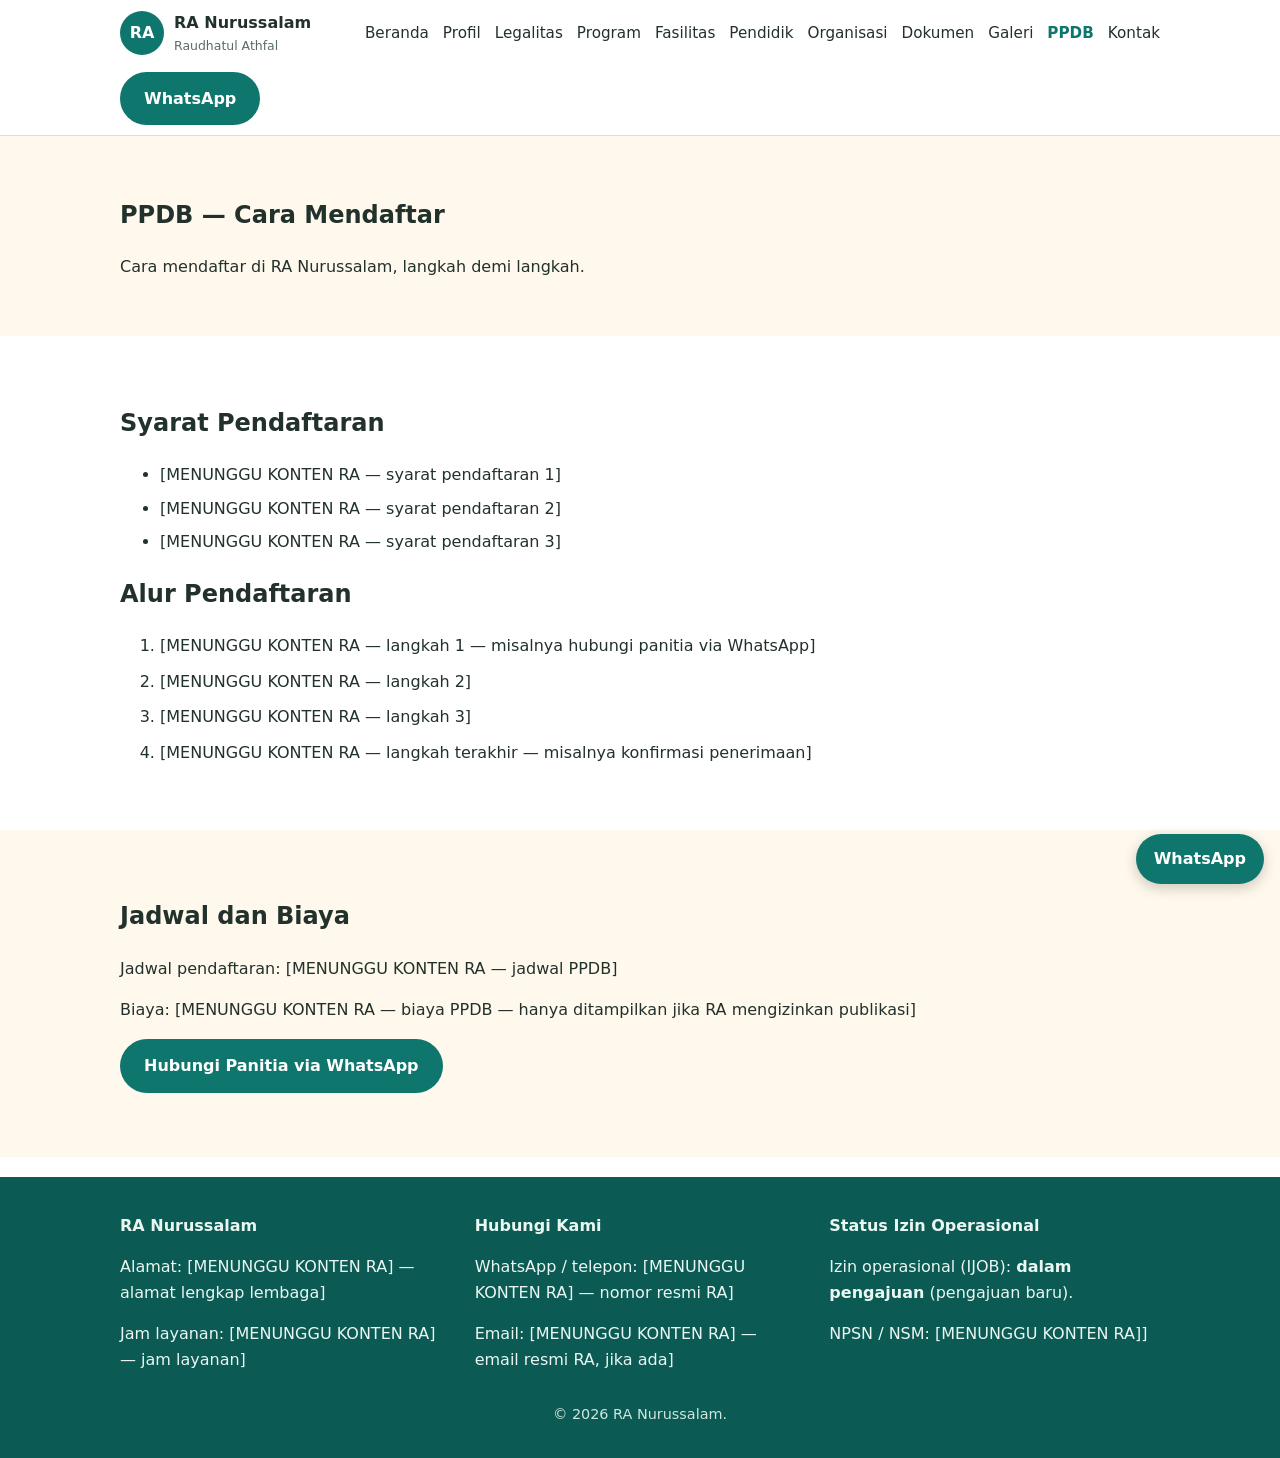
<file: ppdb.html>
<!DOCTYPE html>
<html lang="id">
<head>
<meta charset="UTF-8">
<meta name="viewport" content="width=device-width, initial-scale=1.0">
<title>PPDB — Cara Mendaftar | RA Nurussalam</title>
<meta name="description" content="Pendaftaran peserta didik baru RA Nurussalam: syarat, alur pendaftaran, jadwal, dan kontak panitia via WhatsApp.">
<link rel="stylesheet" href="assets/css/style.css">
</head>
<body>
<header class="site-header">
  <div class="container header-inner">
    <a class="brand" href="index.html">
      <span class="brand-mark" aria-hidden="true">RA</span>
      <span class="brand-text">RA Nurussalam<small>Raudhatul Athfal</small></span>
    </a>
    <button class="nav-toggle" type="button" aria-expanded="false" aria-controls="site-nav">Menu</button>
    <nav class="site-nav" id="site-nav" aria-label="Navigasi utama">
        <a href="index.html">Beranda</a>
        <a href="profil.html">Profil</a>
        <a href="legalitas.html">Legalitas</a>
        <a href="program.html">Program</a>
        <a href="fasilitas.html">Fasilitas</a>
        <a href="pendidik.html">Pendidik</a>
        <a href="organisasi.html">Organisasi</a>
        <a href="dokumen.html">Dokumen</a>
        <a href="galeri.html">Galeri</a>
        <a href="ppdb.html" aria-current="page">PPDB</a>
        <a href="kontak.html">Kontak</a>
    </nav>
    <a class="btn btn-wa header-wa" href="kontak.html">WhatsApp</a>
  </div>
</header>
<main>
  <section class="page-hero">
    <div class="container">
      <h1>PPDB — Cara Mendaftar</h1>
      <p>Cara mendaftar di RA Nurussalam, langkah demi langkah.</p>
    </div>
  </section>
  <section class="section">
    <div class="container">
      <h2>Syarat Pendaftaran</h2>
      <ul class="checklist">
        <li>[MENUNGGU KONTEN RA — syarat pendaftaran 1]</li>
        <li>[MENUNGGU KONTEN RA — syarat pendaftaran 2]</li>
        <li>[MENUNGGU KONTEN RA — syarat pendaftaran 3]</li>
      </ul>
      <h2>Alur Pendaftaran</h2>
      <ol class="steps">
        <li>[MENUNGGU KONTEN RA — langkah 1 — misalnya hubungi panitia via WhatsApp]</li>
        <li>[MENUNGGU KONTEN RA — langkah 2]</li>
        <li>[MENUNGGU KONTEN RA — langkah 3]</li>
        <li>[MENUNGGU KONTEN RA — langkah terakhir — misalnya konfirmasi penerimaan]</li>
      </ol>
    </div>
  </section>
  <section class="section alt">
    <div class="container">
      <h2>Jadwal dan Biaya</h2>
      <p>Jadwal pendaftaran: [MENUNGGU KONTEN RA — jadwal PPDB]</p>
      <p>Biaya: [MENUNGGU KONTEN RA — biaya PPDB — hanya ditampilkan jika RA mengizinkan publikasi]</p>
      <p><a class="btn btn-wa" href="kontak.html">Hubungi Panitia via WhatsApp</a></p>
    </div>
  </section>
</main>
<footer class="site-footer">
  <div class="container footer-grid">
    <div>
      <p class="footer-brand">RA Nurussalam</p>
      <p>Alamat: [MENUNGGU KONTEN RA] — alamat lengkap lembaga]</p>
      <p>Jam layanan: [MENUNGGU KONTEN RA] — jam layanan]</p>
    </div>
    <div>
      <p class="footer-brand">Hubungi Kami</p>
      <p>WhatsApp / telepon: [MENUNGGU KONTEN RA] — nomor resmi RA]</p>
      <p>Email: [MENUNGGU KONTEN RA] — email resmi RA, jika ada]</p>
    </div>
    <div>
      <p class="footer-brand">Status Izin Operasional</p>
      <p>Izin operasional (IJOB): <strong>dalam pengajuan</strong> (pengajuan baru).</p>
      <p>NPSN / NSM: [MENUNGGU KONTEN RA]]</p>
    </div>
  </div>
  <p class="copyright">&copy; <span id="year">2026</span> RA Nurussalam.</p>
</footer>
<a class="wa-float" href="kontak.html" aria-label="Hubungi RA Nurussalam lewat WhatsApp">WhatsApp</a>
<script src="assets/js/main.js"></script>
</body>
</html>
</file>
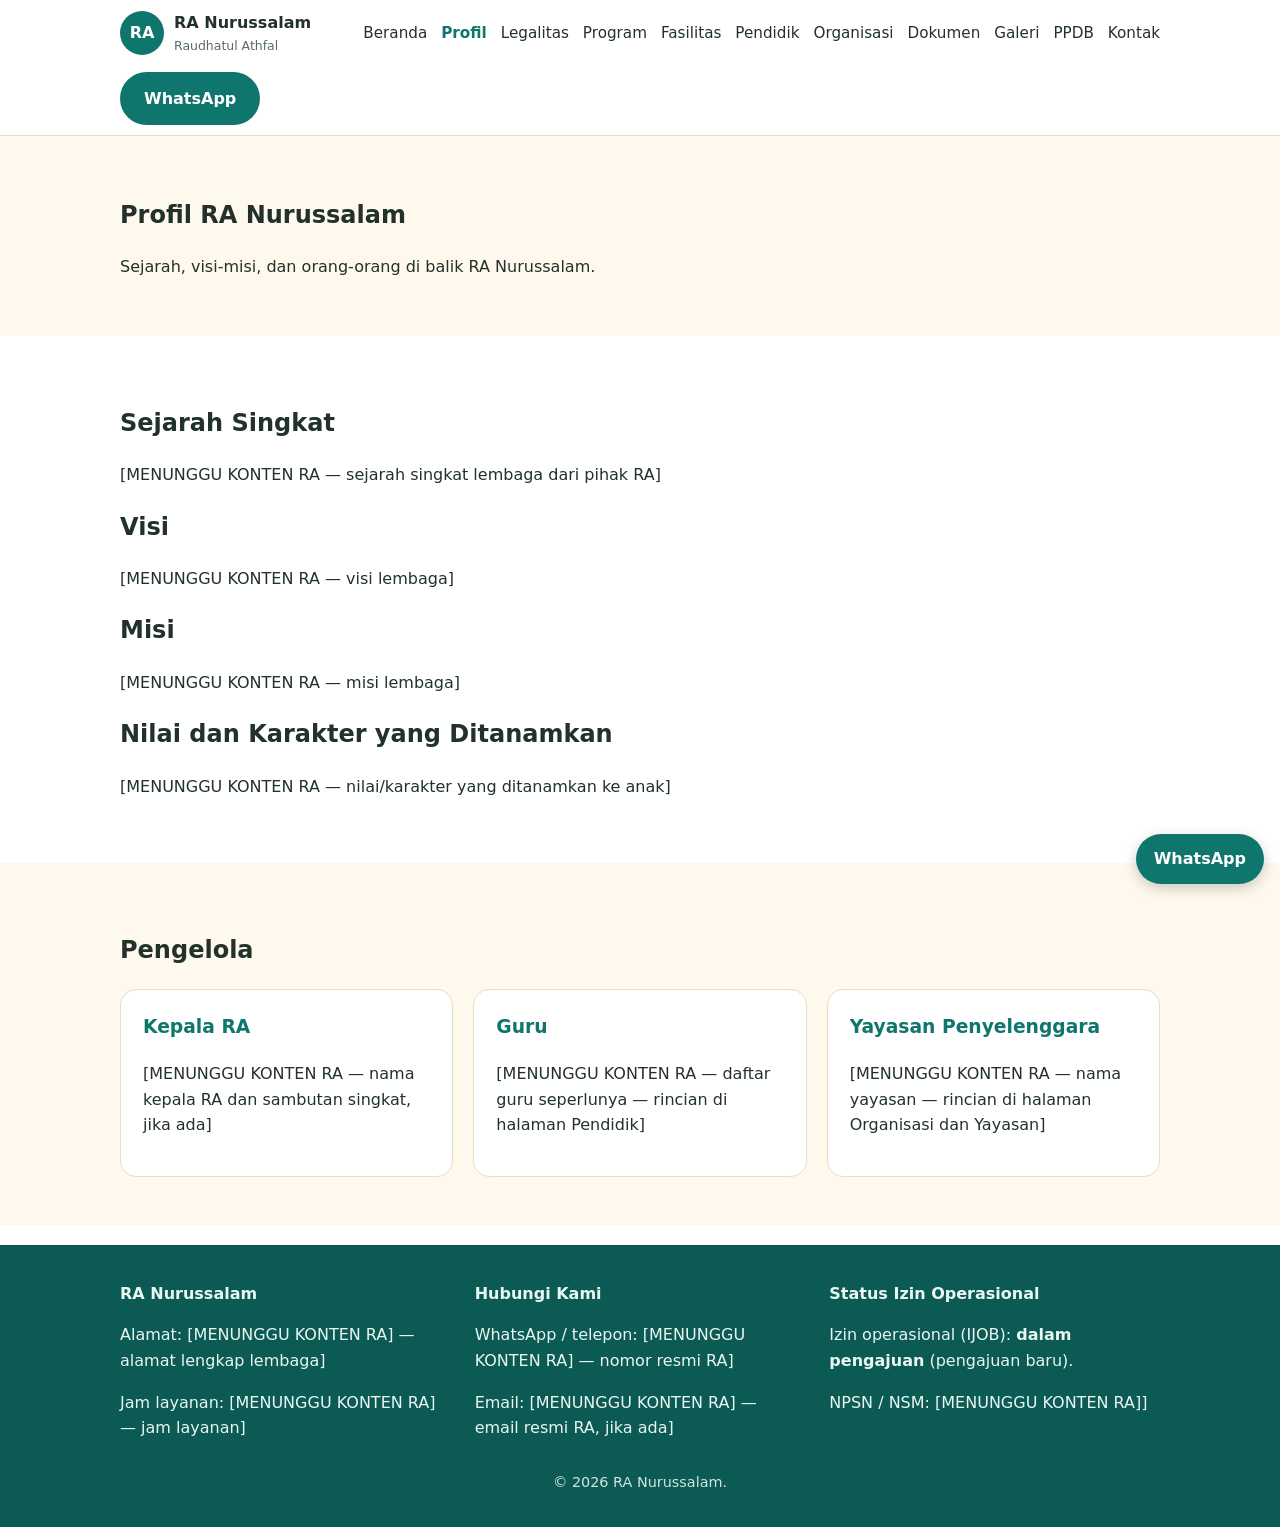
<file: profil.html>
<!DOCTYPE html>
<html lang="id">
<head>
<meta charset="UTF-8">
<meta name="viewport" content="width=device-width, initial-scale=1.0">
<title>Profil | RA Nurussalam</title>
<meta name="description" content="Profil RA Nurussalam: sejarah singkat, visi-misi, nilai karakter, dan pengelola lembaga.">
<link rel="stylesheet" href="assets/css/style.css">
</head>
<body>
<header class="site-header">
  <div class="container header-inner">
    <a class="brand" href="index.html">
      <span class="brand-mark" aria-hidden="true">RA</span>
      <span class="brand-text">RA Nurussalam<small>Raudhatul Athfal</small></span>
    </a>
    <button class="nav-toggle" type="button" aria-expanded="false" aria-controls="site-nav">Menu</button>
    <nav class="site-nav" id="site-nav" aria-label="Navigasi utama">
        <a href="index.html">Beranda</a>
        <a href="profil.html" aria-current="page">Profil</a>
        <a href="legalitas.html">Legalitas</a>
        <a href="program.html">Program</a>
        <a href="fasilitas.html">Fasilitas</a>
        <a href="pendidik.html">Pendidik</a>
        <a href="organisasi.html">Organisasi</a>
        <a href="dokumen.html">Dokumen</a>
        <a href="galeri.html">Galeri</a>
        <a href="ppdb.html">PPDB</a>
        <a href="kontak.html">Kontak</a>
    </nav>
    <a class="btn btn-wa header-wa" href="kontak.html">WhatsApp</a>
  </div>
</header>
<main>
  <section class="page-hero">
    <div class="container">
      <h1>Profil RA Nurussalam</h1>
      <p>Sejarah, visi-misi, dan orang-orang di balik RA Nurussalam.</p>
    </div>
  </section>
  <section class="section">
    <div class="container">
      <h2>Sejarah Singkat</h2>
      <p>[MENUNGGU KONTEN RA — sejarah singkat lembaga dari pihak RA]</p>
      <h2>Visi</h2>
      <p>[MENUNGGU KONTEN RA — visi lembaga]</p>
      <h2>Misi</h2>
      <p>[MENUNGGU KONTEN RA — misi lembaga]</p>
      <h2>Nilai dan Karakter yang Ditanamkan</h2>
      <p>[MENUNGGU KONTEN RA — nilai/karakter yang ditanamkan ke anak]</p>
    </div>
  </section>
  <section class="section alt">
    <div class="container">
      <h2>Pengelola</h2>
      <div class="cards">
        <article class="card"><h3>Kepala RA</h3><p>[MENUNGGU KONTEN RA — nama kepala RA dan sambutan singkat, jika ada]</p></article>
        <article class="card"><h3>Guru</h3><p>[MENUNGGU KONTEN RA — daftar guru seperlunya — rincian di halaman Pendidik]</p></article>
        <article class="card"><h3>Yayasan Penyelenggara</h3><p>[MENUNGGU KONTEN RA — nama yayasan — rincian di halaman Organisasi dan Yayasan]</p></article>
      </div>
    </div>
  </section>
</main>
<footer class="site-footer">
  <div class="container footer-grid">
    <div>
      <p class="footer-brand">RA Nurussalam</p>
      <p>Alamat: [MENUNGGU KONTEN RA] — alamat lengkap lembaga]</p>
      <p>Jam layanan: [MENUNGGU KONTEN RA] — jam layanan]</p>
    </div>
    <div>
      <p class="footer-brand">Hubungi Kami</p>
      <p>WhatsApp / telepon: [MENUNGGU KONTEN RA] — nomor resmi RA]</p>
      <p>Email: [MENUNGGU KONTEN RA] — email resmi RA, jika ada]</p>
    </div>
    <div>
      <p class="footer-brand">Status Izin Operasional</p>
      <p>Izin operasional (IJOB): <strong>dalam pengajuan</strong> (pengajuan baru).</p>
      <p>NPSN / NSM: [MENUNGGU KONTEN RA]]</p>
    </div>
  </div>
  <p class="copyright">&copy; <span id="year">2026</span> RA Nurussalam.</p>
</footer>
<a class="wa-float" href="kontak.html" aria-label="Hubungi RA Nurussalam lewat WhatsApp">WhatsApp</a>
<script src="assets/js/main.js"></script>
</body>
</html>
</file>
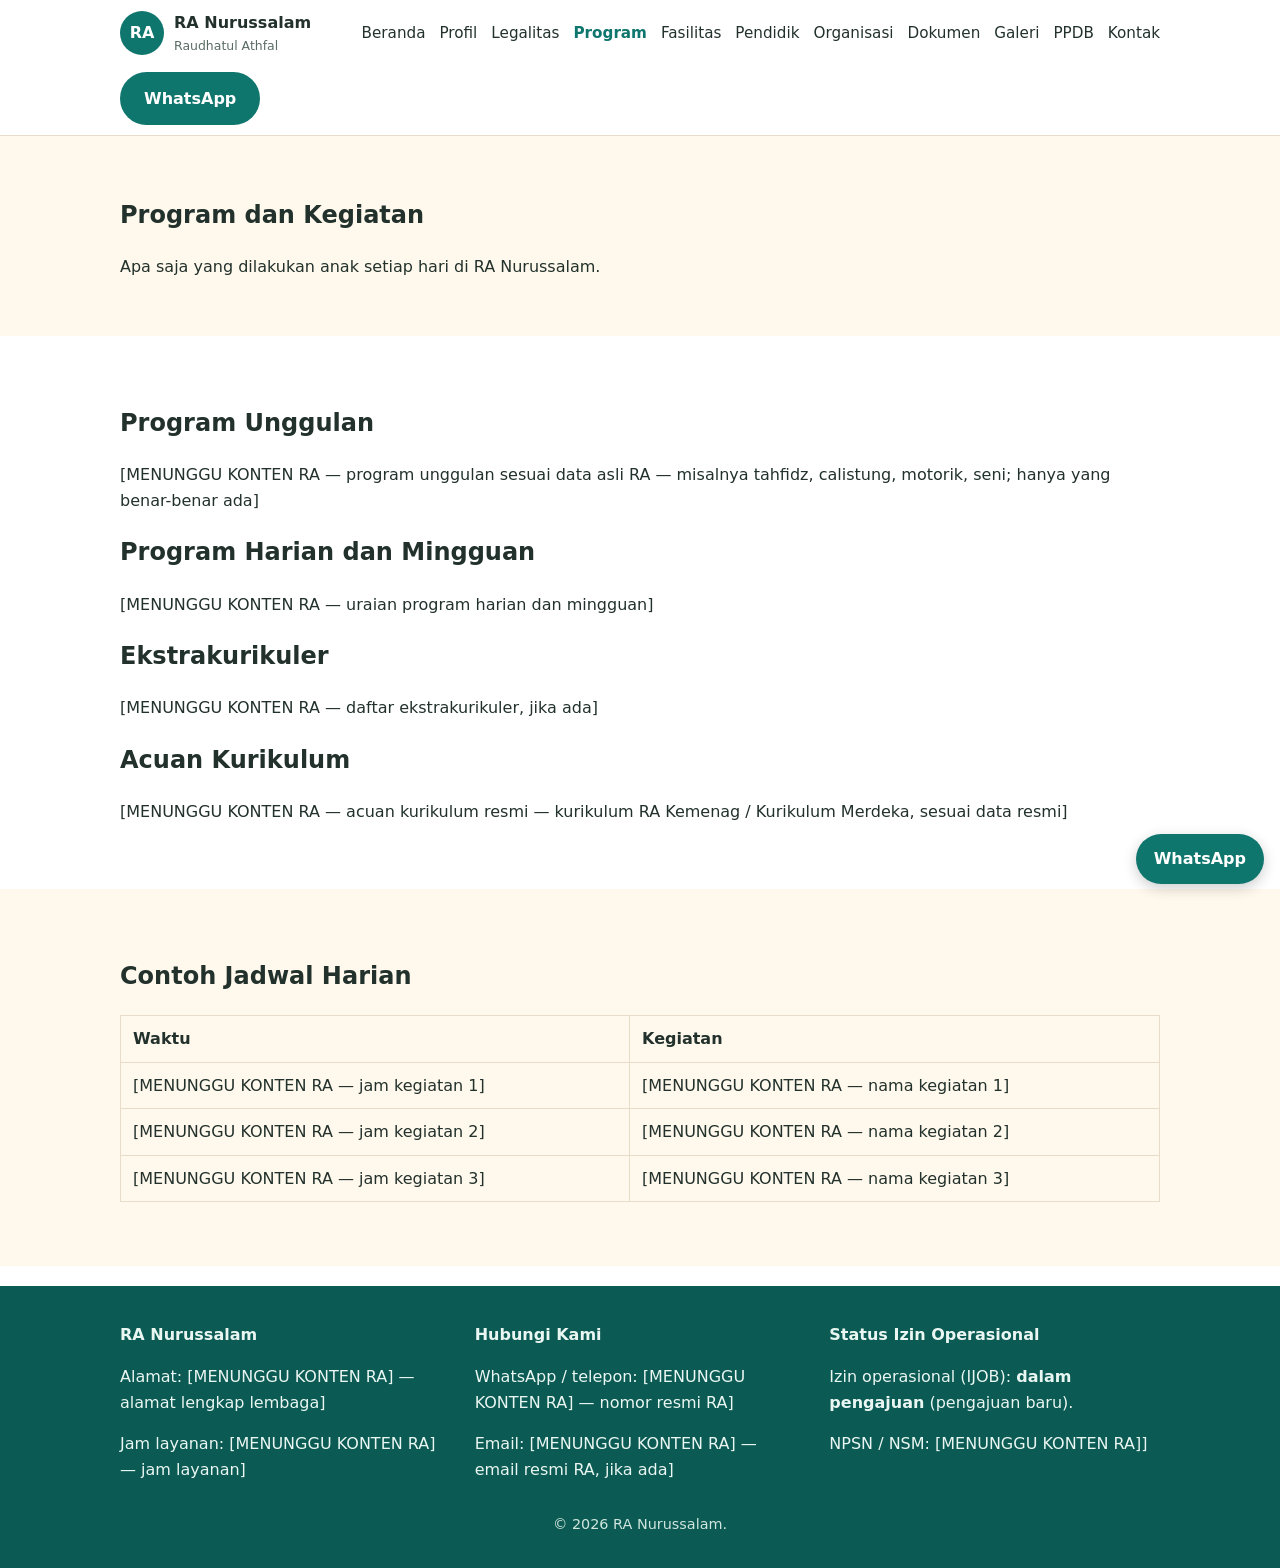
<file: program.html>
<!DOCTYPE html>
<html lang="id">
<head>
<meta charset="UTF-8">
<meta name="viewport" content="width=device-width, initial-scale=1.0">
<title>Program dan Kegiatan | RA Nurussalam</title>
<meta name="description" content="Program dan kegiatan RA Nurussalam: program harian dan mingguan, program unggulan, ekstrakurikuler, jadwal harian, dan acuan kurikulum.">
<link rel="stylesheet" href="assets/css/style.css">
</head>
<body>
<header class="site-header">
  <div class="container header-inner">
    <a class="brand" href="index.html">
      <span class="brand-mark" aria-hidden="true">RA</span>
      <span class="brand-text">RA Nurussalam<small>Raudhatul Athfal</small></span>
    </a>
    <button class="nav-toggle" type="button" aria-expanded="false" aria-controls="site-nav">Menu</button>
    <nav class="site-nav" id="site-nav" aria-label="Navigasi utama">
        <a href="index.html">Beranda</a>
        <a href="profil.html">Profil</a>
        <a href="legalitas.html">Legalitas</a>
        <a href="program.html" aria-current="page">Program</a>
        <a href="fasilitas.html">Fasilitas</a>
        <a href="pendidik.html">Pendidik</a>
        <a href="organisasi.html">Organisasi</a>
        <a href="dokumen.html">Dokumen</a>
        <a href="galeri.html">Galeri</a>
        <a href="ppdb.html">PPDB</a>
        <a href="kontak.html">Kontak</a>
    </nav>
    <a class="btn btn-wa header-wa" href="kontak.html">WhatsApp</a>
  </div>
</header>
<main>
  <section class="page-hero">
    <div class="container">
      <h1>Program dan Kegiatan</h1>
      <p>Apa saja yang dilakukan anak setiap hari di RA Nurussalam.</p>
    </div>
  </section>
  <section class="section">
    <div class="container">
      <h2>Program Unggulan</h2>
      <p>[MENUNGGU KONTEN RA — program unggulan sesuai data asli RA — misalnya tahfidz, calistung, motorik, seni; hanya yang benar-benar ada]</p>
      <h2>Program Harian dan Mingguan</h2>
      <p>[MENUNGGU KONTEN RA — uraian program harian dan mingguan]</p>
      <h2>Ekstrakurikuler</h2>
      <p>[MENUNGGU KONTEN RA — daftar ekstrakurikuler, jika ada]</p>
      <h2>Acuan Kurikulum</h2>
      <p>[MENUNGGU KONTEN RA — acuan kurikulum resmi — kurikulum RA Kemenag / Kurikulum Merdeka, sesuai data resmi]</p>
    </div>
  </section>
  <section class="section alt">
    <div class="container">
      <h2>Contoh Jadwal Harian</h2>
      <table class="data-table">
        <tr><th>Waktu</th><th>Kegiatan</th></tr>
        <tr><td>[MENUNGGU KONTEN RA — jam kegiatan 1]</td><td>[MENUNGGU KONTEN RA — nama kegiatan 1]</td></tr>
        <tr><td>[MENUNGGU KONTEN RA — jam kegiatan 2]</td><td>[MENUNGGU KONTEN RA — nama kegiatan 2]</td></tr>
        <tr><td>[MENUNGGU KONTEN RA — jam kegiatan 3]</td><td>[MENUNGGU KONTEN RA — nama kegiatan 3]</td></tr>
      </table>
    </div>
  </section>
</main>
<footer class="site-footer">
  <div class="container footer-grid">
    <div>
      <p class="footer-brand">RA Nurussalam</p>
      <p>Alamat: [MENUNGGU KONTEN RA] — alamat lengkap lembaga]</p>
      <p>Jam layanan: [MENUNGGU KONTEN RA] — jam layanan]</p>
    </div>
    <div>
      <p class="footer-brand">Hubungi Kami</p>
      <p>WhatsApp / telepon: [MENUNGGU KONTEN RA] — nomor resmi RA]</p>
      <p>Email: [MENUNGGU KONTEN RA] — email resmi RA, jika ada]</p>
    </div>
    <div>
      <p class="footer-brand">Status Izin Operasional</p>
      <p>Izin operasional (IJOB): <strong>dalam pengajuan</strong> (pengajuan baru).</p>
      <p>NPSN / NSM: [MENUNGGU KONTEN RA]]</p>
    </div>
  </div>
  <p class="copyright">&copy; <span id="year">2026</span> RA Nurussalam.</p>
</footer>
<a class="wa-float" href="kontak.html" aria-label="Hubungi RA Nurussalam lewat WhatsApp">WhatsApp</a>
<script src="assets/js/main.js"></script>
</body>
</html>
</file>
<file: assets/css/style.css>
:root{
  --hijau:#0f766e;
  --hijau-gelap:#0b5a53;
  --kuning:#f5b942;
  --krem:#fff8ec;
  --putih:#ffffff;
  --teks:#22312c;
  --teks-lembut:#5a6b64;
  --garis:#e7ddc9;
  --radius:16px;
}
*{box-sizing:border-box}
body{margin:0;font-family:"Segoe UI",system-ui,-apple-system,Arial,sans-serif;color:var(--teks);background:var(--putih);line-height:1.6}
.container{max-width:1080px;margin:0 auto;padding:0 20px}
.site-header{position:sticky;top:0;background:var(--putih);border-bottom:1px solid var(--garis);z-index:10}
.header-inner{display:flex;align-items:center;gap:16px;padding-top:10px;padding-bottom:10px;flex-wrap:wrap}
.brand{display:flex;align-items:center;gap:10px;text-decoration:none;color:var(--teks);font-weight:700}
.brand-mark{display:inline-flex;align-items:center;justify-content:center;width:44px;height:44px;border-radius:50%;background:var(--hijau);color:#fff;font-weight:800}
.brand-text small{display:block;font-weight:400;color:var(--teks-lembut);font-size:.78rem}
.site-nav{display:flex;gap:14px;flex-wrap:wrap;margin-left:auto}
.site-nav a{text-decoration:none;color:var(--teks);font-size:.95rem}
.site-nav a[aria-current="page"]{color:var(--hijau);font-weight:700}
.nav-toggle{display:none}
.btn{display:inline-block;padding:12px 22px;border-radius:999px;text-decoration:none;font-weight:700;border:2px solid transparent;min-height:48px}
.btn-wa{background:var(--hijau);color:#fff}
.btn-wa:hover{background:var(--hijau-gelap)}
.btn-outline{border-color:var(--hijau);color:var(--hijau);background:transparent}
.hero{background:var(--krem);padding:56px 0}
.hero-grid{display:grid;grid-template-columns:1.1fr .9fr;gap:32px;align-items:center}
.hero h1{font-size:2.4rem;line-height:1.2;margin:.2em 0}
.hero .tagline{color:var(--hijau);font-weight:700;font-size:1.1rem}
.hero-actions{display:flex;gap:12px;flex-wrap:wrap;margin-top:20px}
.photo-placeholder{display:flex;align-items:center;justify-content:center;text-align:center;min-height:260px;border:2px dashed var(--hijau);border-radius:var(--radius);background:#fff;color:var(--hijau);font-weight:700;padding:20px}
.section{padding:48px 0}
.section.alt{background:var(--krem)}
.cards{display:grid;grid-template-columns:repeat(3,1fr);gap:20px}
.card{border:1px solid var(--garis);border-radius:var(--radius);padding:22px;background:#fff}
.card h3{margin-top:0;color:var(--hijau)}
.gallery-grid{display:grid;grid-template-columns:repeat(3,1fr);gap:16px}
.gallery-grid .photo-placeholder{min-height:150px}
.checklist li{margin-bottom:8px}
.waiting-note{background:#fdf1d3;border:1px solid var(--kuning);border-radius:12px;padding:12px 16px}
.page-hero{background:var(--krem);padding:40px 0}
.legal-status{background:#e7f5f1;border:1px solid var(--hijau);border-radius:12px;padding:16px 20px}
.site-footer{background:var(--hijau-gelap);color:#eaf6f2;padding:36px 0 18px;margin-top:20px}
.footer-grid{display:grid;grid-template-columns:repeat(3,1fr);gap:24px}
.footer-brand{font-weight:800;margin-top:0}
.copyright{text-align:center;color:#cfe6de;font-size:.9rem}
.wa-float{position:fixed;right:16px;bottom:16px;background:var(--hijau);color:#fff;padding:12px 18px;border-radius:999px;text-decoration:none;font-weight:700;box-shadow:0 4px 14px rgba(0,0,0,.2);z-index:20}
@media (max-width:720px){
  .hero-grid,.cards,.gallery-grid,.footer-grid{grid-template-columns:1fr}
  .hero h1{font-size:1.9rem}
  .nav-toggle{display:inline-block;background:var(--kuning);border:0;border-radius:10px;padding:10px 16px;font-weight:700;min-height:44px}
  .site-nav{display:none;flex-direction:column;width:100%;margin-left:0}
  .site-nav.open{display:flex}
  .header-wa{margin-left:auto}
}

.data-table{border-collapse:collapse;width:100%;margin:16px 0}
.data-table th,.data-table td{border:1px solid var(--garis);padding:10px 12px;text-align:left;vertical-align:top}
.data-table th{background:var(--krem)}
.steps li{margin-bottom:10px}
</file>
